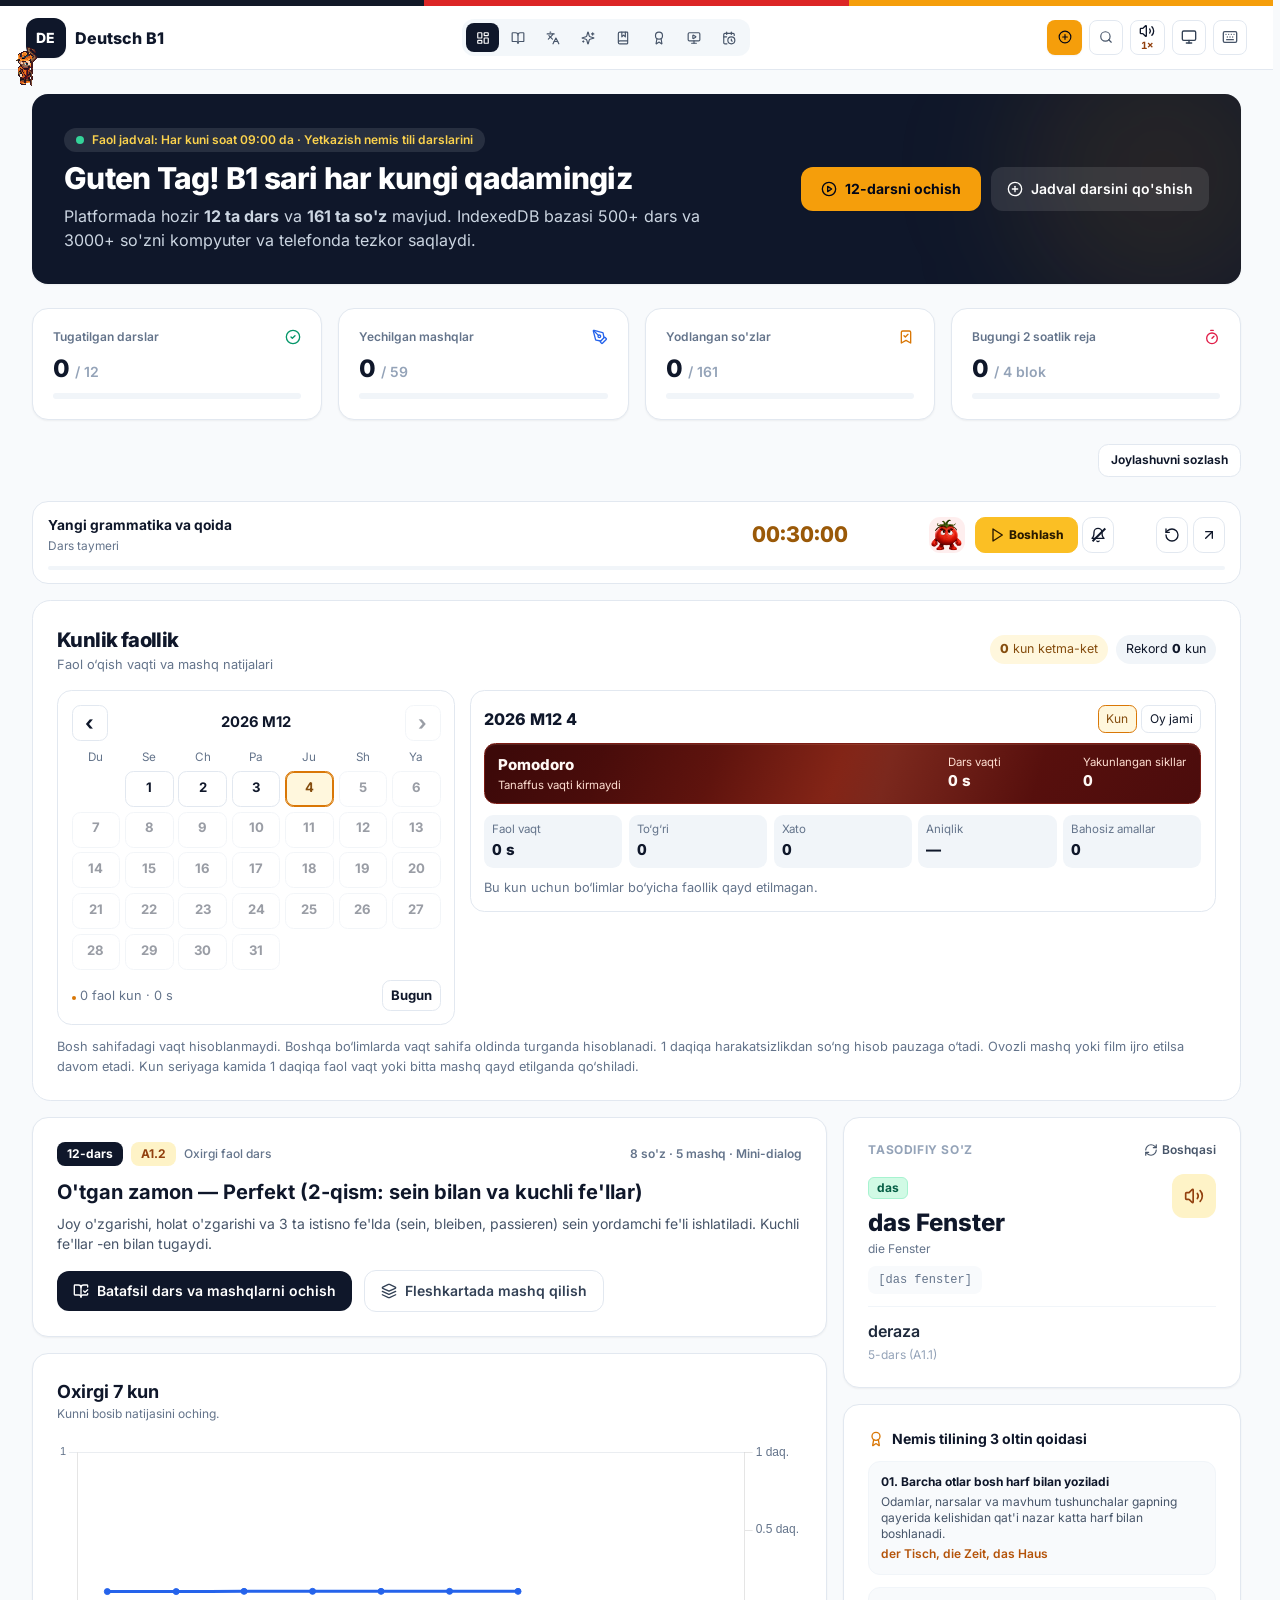
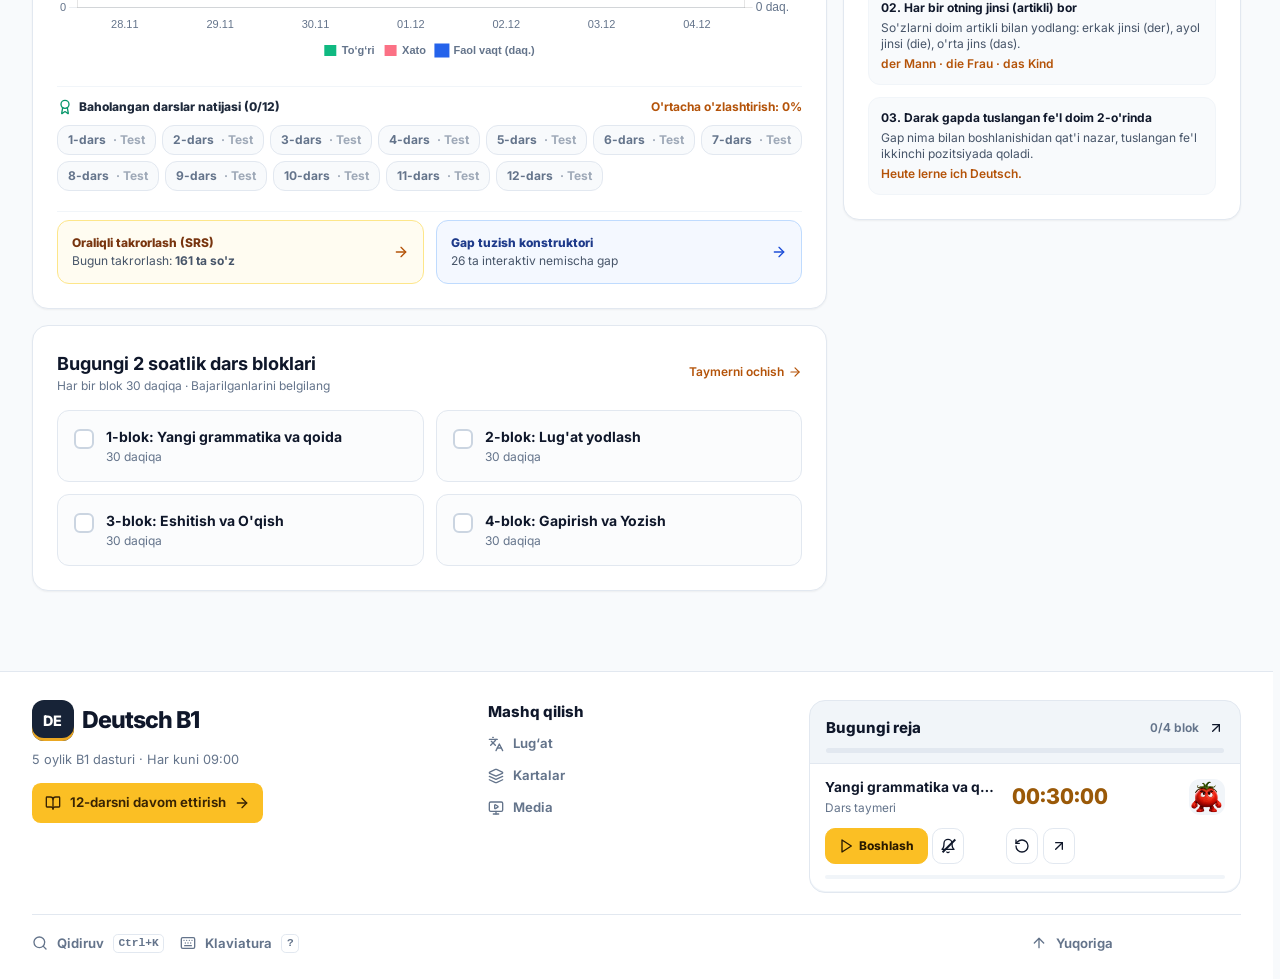
<file: index.html>
<!DOCTYPE html>
<html lang="uz">
<head>
  <meta charset="UTF-8" />
  <meta name="viewport" content="width=device-width, initial-scale=1.0" />
  <script>document.documentElement.classList.toggle("dark", matchMedia("(prefers-color-scheme: dark)").matches);</script>
  <title>Deutsch B1 — Katta Masshtabli Nemis Tili Platformasi</title>
  <meta name="description" content="5 oylik noldan B1 gacha nemis tili o'quv platformasi: kunlik jadval darslari, 100+ so'zlik matnlar, Goethe-Zertifikat mashqlari, SRS va grammatika." />
  <link rel="icon" type="image/svg+xml" href="data:image/svg+xml,%3Csvg xmlns='http://www.w3.org/2000/svg' viewBox='0 0 64 64'%3E%3Crect width='64' height='64' rx='16' fill='%230f172a'/%3E%3Ctext x='50%25' y='55%25' dominant-baseline='middle' text-anchor='middle' fill='%23f59e0b' font-family='sans-serif' font-weight='800' font-size='28'%3EDE%3C/text%3E%3C/svg%3E" />
  <script src="assets/vendor/tailwind-3.4.17.js"></script>
  <script src="assets/vendor/lucide-0.460.0.js"></script>
  <script src="assets/vendor/chart-4.4.1.js"></script>
  <link rel="stylesheet" href="assets/fonts/inter.css">
  <link rel="stylesheet" href="assets/pomodoro-theme.css?v=21">
  <link rel="stylesheet" href="assets/platforma.css?v=14">
  <link rel="stylesheet" href="assets/movie.css?v=17">
</head>
<body class="min-h-screen flex flex-col">
  <!-- Top Slim Progress Bar -->
  <div id="top-progress-bar" aria-hidden="true"></div>
  <!-- Brief Initial Loading Progress Splash -->
  <div id="app-loader" role="status" aria-live="polite">
    <div class="w-14 h-14 rounded-2xl bg-amber-500 text-slate-950 font-black text-xl flex items-center justify-center shadow-lg mb-4">DE</div>
    <div class="text-base font-extrabold tracking-tight">Deutsch B1 Platforma</div>
    <div id="loader-status" class="text-xs text-slate-400 mt-1 mb-4">Kunlik darslar va lug'at bazasi yuklanmoqda...</div>
    <div class="w-56 h-1.5 bg-slate-800 rounded-full overflow-hidden">
      <div id="loader-bar-fill" class="h-full bg-amber-400 rounded-full transition-all duration-300" style="width: 25%"></div>
    </div>
    <div class="mt-6 w-72 sm:w-96 grid grid-cols-3 gap-2.5 opacity-80" aria-hidden="true">
      <div class="h-12 rounded-xl skeleton-box"></div>
      <div class="h-12 rounded-xl skeleton-box"></div>
      <div class="h-12 rounded-xl skeleton-box"></div>
      <div class="col-span-3 h-16 rounded-xl skeleton-box"></div>
    </div>
  </div>
  <!-- Subtle German Flag Top Accent -->
  <div class="german-bar h-1.5 w-full sticky top-0 z-50"></div>
  <div id="offline-banner" class="hidden bg-amber-500 text-slate-950 text-xs font-bold text-center py-1.5 px-4">Internet aloqasi uzildi. Loyiha serveri ishlayotgan bo‘lsa, o‘zgarishlar loyiha papkasiga saqlanadi.</div>

  <!-- Top Header & Navigation -->
  <header id="platform-header" class="bg-white/95 backdrop-blur border-b border-slate-200 sticky top-1.5 z-40">
    <div class="platform-header-content">
      <div class="platform-header-row">
        <!-- Brand -->
        <div class="platform-brand-stack">
          <button id="brand-home-btn" type="button" aria-label="Deutsch B1 bosh sahifasi" class="platform-brand group">
            <div class="w-10 h-10 rounded-xl bg-slate-900 text-white flex items-center justify-center font-extrabold text-sm shadow-sm group-hover:bg-slate-800 transition">
              <span>DE</span>
            </div>
            <span class="platform-brand-name"><span class="brand-ink-letter">D</span>eu<span class="brand-ink-letter">t</span>sch <span class="brand-ink-letter">B</span>1</span>
          </button>
          <div id="focus-timer-dock" hidden></div>
        </div>

        <!-- Desktop Navigation -->
        <div class="platform-nav-shell">
          <nav class="platform-header-nav bg-slate-100/80 rounded-xl" aria-label="Asosiy menyu">
            <button type="button" data-nav="dashboard" aria-label="Bosh sahifa" title="Bosh sahifa" class="nav-btn whitespace-nowrap px-2 py-1.5 rounded-lg text-xs font-semibold transition flex items-center gap-1.5">
              <i data-lucide="layout-dashboard" class="w-3.5 h-3.5 shrink-0"></i>
              <span>Bosh sahifa</span>
            </button>
            <button type="button" data-nav="lessons" aria-label="Darslar" title="Darslar" class="nav-btn whitespace-nowrap px-2 py-1.5 rounded-lg text-xs font-semibold transition flex items-center gap-1.5">
              <i data-lucide="book-open" class="w-3.5 h-3.5 shrink-0"></i>
              <span>Darslar</span>
            </button>
            <button type="button" data-nav="vocab" aria-label="So‘zlar" title="So‘zlar" class="nav-btn whitespace-nowrap px-2 py-1.5 rounded-lg text-xs font-semibold transition flex items-center gap-1.5">
              <i data-lucide="languages" class="w-3.5 h-3.5 shrink-0"></i>
              <span>So'zlar</span>
            </button>
            <button type="button" data-nav="practice" aria-label="Kartalar" title="Kartalar" class="nav-btn whitespace-nowrap px-2 py-1.5 rounded-lg text-xs font-semibold transition flex items-center gap-1.5">
              <i data-lucide="sparkles" class="w-3.5 h-3.5 shrink-0"></i>
              <span>Kartalar</span>
            </button>
            <button type="button" data-nav="grammar" aria-label="Grammatika" title="Grammatika" class="nav-btn whitespace-nowrap px-2 py-1.5 rounded-lg text-xs font-semibold transition flex items-center gap-1.5">
              <i data-lucide="book-marked" class="w-3.5 h-3.5 shrink-0"></i>
              <span>Grammatika</span>
            </button>
            <button type="button" data-nav="goethe" aria-label="Goethe va matn" title="Goethe va matn" class="nav-btn whitespace-nowrap px-2 py-1.5 rounded-lg text-xs font-semibold transition flex items-center gap-1.5">
              <i data-lucide="award" class="w-3.5 h-3.5 shrink-0"></i>
              <span>Goethe &amp; Matn</span>
            </button>
            <button type="button" data-nav="movie" aria-label="Media" title="Media" class="nav-btn whitespace-nowrap px-2 py-1.5 rounded-lg text-xs font-semibold transition flex items-center gap-1.5">
              <i data-lucide="monitor-play" class="w-3.5 h-3.5 shrink-0"></i>
              <span>Media</span>
            </button>
            <button type="button" data-nav="roadmap" aria-label="Reja" title="Reja" class="nav-btn whitespace-nowrap px-2 py-1.5 rounded-lg text-xs font-semibold transition flex items-center gap-1.5">
              <i data-lucide="calendar-clock" class="w-3.5 h-3.5 shrink-0"></i>
              <span>Reja</span>
            </button>
          </nav>
        </div>

        <!-- Right Controls -->
        <div class="platform-header-controls">
          <button id="open-sync-btn" type="button" class="px-3 py-1.5 rounded-lg bg-amber-500 hover:bg-amber-400 text-slate-950 text-xs font-bold transition flex items-center gap-1.5 shadow-sm" title="Jadvaldan yangi dars qo‘shish" aria-label="Yangi dars qo‘shish">
            <i data-lucide="plus-circle" class="w-3.5 h-3.5"></i>
            <span class="platform-add-label">Dars qo‘shish</span>
          </button>
          <button id="global-search-btn" type="button" aria-label="Tezkor qidiruv" class="flex items-center gap-1.5 rounded-lg border border-slate-200 text-xs font-semibold text-slate-600 hover:bg-slate-50 transition" title="Tezkor qidiruv (Ctrl+K)">
            <i data-lucide="search" class="w-3.5 h-3.5"></i>
          </button>
          <details class="sound-settings" id="sound-settings">
            <summary aria-label="Ovoz sozlamalari" title="Ovoz sozlamalari"><i data-lucide="volume-2" class="w-4 h-4" aria-hidden="true"></i><span id="sound-current-rate" aria-hidden="true">1×</span></summary>
            <div class="sound-options" role="group" aria-label="Ovoz sozlamalari">
              <strong>Ovoz sozlamalari</strong>
              <div class="sound-rate-card">
                <div><label for="sound-rate">O‘qish tezligi</label><output id="sound-rate-value" for="sound-rate">1×</output></div>
                <input type="range" id="sound-rate" list="sound-rate-stops" aria-describedby="sound-rate-hint" min="0.5" max="2" step="0.01" value="1">
                <datalist id="sound-rate-stops"><option value="0.5"></option><option value="0.7"></option><option value="1"></option><option value="1.3"></option><option value="1.5"></option><option value="2"></option></datalist>
                <div class="sound-rate-scale" role="group" aria-label="Tezlik darajalari"><button type="button" data-rate-stop="0.5" style="--mark:0%" aria-label="O‘qish tezligi 0.5×">0.5</button><button type="button" data-rate-stop="0.7" style="--mark:13.333%" aria-label="O‘qish tezligi 0.7×">0.7</button><button type="button" data-rate-stop="1" style="--mark:33.333%" aria-label="O‘qish tezligi 1×">1</button><button type="button" data-rate-stop="1.3" style="--mark:53.333%" aria-label="O‘qish tezligi 1.3×">1.3</button><button type="button" data-rate-stop="1.5" style="--mark:66.667%" aria-label="O‘qish tezligi 1.5×">1.5</button><button type="button" data-rate-stop="2" style="--mark:100%" aria-label="O‘qish tezligi 2×">2</button></div>
                <p id="sound-rate-hint">Surib yoki raqamni bosib tanlang. O‘qish davomida tezlik keyingi jumladan o‘zgaradi.</p>
              </div>
              <button type="button" id="sound-effects-toggle" role="switch" aria-checked="true"><span>Tizim ovozi</span><span class="sound-state" aria-hidden="true"></span></button>
              <button type="button" id="avatar-sound-toggle" role="switch" aria-checked="true"><span>Avatar ovozi</span><span class="sound-state" aria-hidden="true"></span></button>
            </div>
          </details>
          <button id="theme-toggle-btn" type="button" aria-label="Rang rejimi — Tizim" title="Rang rejimi — Tizim" class="p-1.5 rounded-lg border border-slate-200 text-slate-700 hover:bg-slate-50 transition">
            <span data-theme-icon="system" aria-hidden="true"><i data-lucide="monitor" class="w-4 h-4"></i></span>
            <span data-theme-icon="light" aria-hidden="true" hidden><i data-lucide="sun" class="w-4 h-4 text-amber-600"></i></span>
            <span data-theme-icon="dark" aria-hidden="true" hidden><i data-lucide="moon" class="w-4 h-4 text-amber-400"></i></span>
          </button>
          <button id="shortcuts-btn" type="button" aria-label="Klaviatura tugmalari" title="Kompyuter tugmalari (?)" class="inline-flex p-1.5 rounded-lg border border-slate-200 text-slate-600 hover:bg-slate-50 transition">
            <i data-lucide="keyboard" class="w-4 h-4"></i>
          </button>
          <button id="mobile-menu-btn" type="button" class="p-2 rounded-lg border border-slate-200 text-slate-700 hover:bg-slate-50" aria-label="Menyuni ochish">
            <i data-lucide="menu" class="w-5 h-5"></i>
          </button>
        </div>
      </div>

      <!-- Mobile / Tablet Collapsible Menu -->
      <div id="mobile-menu" class="hidden">
        <nav class="platform-menu-links" aria-label="Asosiy menyu">
          <button type="button" data-nav="dashboard" class="nav-btn px-3 py-2 rounded-lg text-xs font-semibold transition flex items-center gap-2 justify-center">
            <i data-lucide="layout-dashboard" class="w-4 h-4"></i><span>Bosh sahifa</span>
          </button>
          <button type="button" data-nav="lessons" class="nav-btn px-3 py-2 rounded-lg text-xs font-semibold transition flex items-center gap-2 justify-center">
            <i data-lucide="book-open" class="w-4 h-4"></i><span>Darslar</span>
          </button>
          <button type="button" data-nav="vocab" class="nav-btn px-3 py-2 rounded-lg text-xs font-semibold transition flex items-center gap-2 justify-center">
            <i data-lucide="languages" class="w-4 h-4"></i><span>Yangi so'zlar</span>
          </button>
          <button type="button" data-nav="practice" class="nav-btn px-3 py-2 rounded-lg text-xs font-semibold transition flex items-center gap-2 justify-center">
            <i data-lucide="sparkles" class="w-4 h-4"></i><span>Fleshkartalar</span>
          </button>
          <button type="button" data-nav="grammar" class="nav-btn px-3 py-2 rounded-lg text-xs font-semibold transition flex items-center gap-2 justify-center">
            <i data-lucide="book-marked" class="w-4 h-4"></i><span>Grammatika</span>
          </button>
          <button type="button" data-nav="goethe" class="nav-btn px-3 py-2 rounded-lg text-xs font-semibold transition flex items-center gap-2 justify-center">
            <i data-lucide="award" class="w-4 h-4"></i><span>Goethe &amp; Matn</span>
          </button>
          <button type="button" data-nav="movie" class="nav-btn px-3 py-2 rounded-lg text-xs font-semibold transition flex items-center gap-2 justify-center">
            <i data-lucide="monitor-play" class="w-4 h-4"></i><span>Media</span>
          </button>
          <button type="button" data-nav="roadmap" class="nav-btn px-3 py-2 rounded-lg text-xs font-semibold transition flex items-center gap-2 justify-center">
            <i data-lucide="calendar-clock" class="w-4 h-4"></i><span>Reja va taymer</span>
          </button>
        </nav>
        <div class="platform-menu-tools" role="group" aria-label="Platforma sozlamalari">
          <button type="button" data-header-action="shortcuts-btn"><i data-lucide="keyboard" aria-hidden="true"></i><span>Klaviatura tugmalari</span></button>
        </div>
      </div>
    </div>
  </header>

  <!-- Main Content Area -->
  <main id="app-root" tabindex="-1" aria-busy="true" class="flex-1 max-w-[1440px] w-full mx-auto px-4 sm:px-6 lg:px-8 py-6 pb-20"></main>

  <footer class="study-footer" aria-label="O‘quv platformasi">
    <div class="footer-inner">
      <div class="footer-grid">
        <div class="footer-identity">
          <button type="button" data-nav="dashboard" class="footer-brand" aria-label="Deutsch B1 bosh sahifasi">
            <span class="footer-monogram" aria-hidden="true">DE</span><strong>Deutsch B1</strong>
          </button>
          <p>5 oylik B1 dasturi · Har kuni 09:00</p>
          <button type="button" data-nav="lessons" class="footer-lesson">
            <i data-lucide="book-open" aria-hidden="true"></i><span id="footer-lesson">Darsni davom ettirish</span><i data-lucide="arrow-right" aria-hidden="true"></i>
          </button>
        </div>
        <nav class="footer-practice" aria-label="Mustaqil mashq">
          <h2>Mashq qilish</h2>
          <button type="button" data-nav="vocab"><i data-lucide="languages" aria-hidden="true"></i>Lug‘at</button>
          <button type="button" data-nav="practice"><i data-lucide="layers" aria-hidden="true"></i>Kartalar</button>
          <button type="button" data-nav="movie"><i data-lucide="monitor-play" aria-hidden="true"></i>Media</button>
        </nav>
        <div class="footer-plan">
          <button type="button" data-nav="roadmap" class="footer-plan-link">
            <strong>Bugungi reja</strong><span id="footer-blocks"></span><i data-lucide="arrow-up-right" aria-hidden="true"></i>
          </button>
          <progress id="footer-progress" aria-label="Bugun bajarilgan dars bloklari"></progress>
          <div id="footer-focus-timer"></div>
        </div>
      </div>
      <div class="footer-tools">
        <button type="button" id="footer-search" aria-haspopup="dialog"><i data-lucide="search" aria-hidden="true"></i>Qidiruv <kbd>Ctrl+K</kbd></button>
        <button type="button" id="footer-shortcuts" aria-haspopup="dialog"><i data-lucide="keyboard" aria-hidden="true"></i>Klaviatura <kbd>?</kbd></button>
        <button type="button" id="footer-top"><i data-lucide="arrow-up" aria-hidden="true"></i>Yuqoriga</button>
      </div>
    </div>
  </footer>

  <!-- MODAL 1: Add Custom Word -->
  <div id="add-word-modal" role="dialog" aria-modal="true" class="hidden fixed inset-0 z-50 bg-slate-900/60 backdrop-blur-sm flex items-center justify-center p-4">
    <div class="bg-white rounded-2xl shadow-xl max-w-md w-full border border-slate-200 overflow-hidden">
      <div class="flex items-center justify-between px-5 py-4 border-b border-slate-100">
        <h3 class="font-bold text-slate-900 text-base">Yangi so'z qo'shish</h3>
        <button id="close-modal-btn" type="button" class="p-1.5 rounded-lg text-slate-400 hover:text-slate-700 hover:bg-slate-100">
          <i data-lucide="x" class="w-5 h-5"></i>
        </button>
      </div>
      <form id="add-word-form" class="p-5 space-y-4">
        <div class="grid grid-cols-3 gap-3">
          <div>
            <label for="cw-article" class="block text-xs font-semibold text-slate-600 mb-1">Artikl / Tur</label>
            <select id="cw-article" class="w-full rounded-lg border border-slate-300 px-2.5 py-2 text-sm focus:ring-2 focus:ring-slate-900 focus:outline-none">
              <option value="der">der (erkak)</option>
              <option value="die">die (ayol)</option>
              <option value="das">das (o'rta)</option>
              <option value="verb">Fe'l</option>
              <option value="other">Boshqa</option>
            </select>
          </div>
          <div class="col-span-2">
            <label for="cw-de" class="block text-xs font-semibold text-slate-600 mb-1">Nemischa so'z *</label>
            <input id="cw-de" type="text" required placeholder="Masalan: Bahnhof" class="w-full rounded-lg border border-slate-300 px-3 py-2 text-sm focus:ring-2 focus:ring-slate-900 focus:outline-none" />
          </div>
        </div>
        <div class="grid grid-cols-2 gap-3">
          <div>
            <label for="cw-plural" class="block text-xs font-semibold text-slate-600 mb-1">Ko'plik / Perfekt</label>
            <input id="cw-plural" type="text" placeholder="die Bahnhöfe" class="w-full rounded-lg border border-slate-300 px-3 py-2 text-sm focus:ring-2 focus:ring-slate-900 focus:outline-none" />
          </div>
          <div>
            <label for="cw-pron" class="block text-xs font-semibold text-slate-600 mb-1">Talaffuzi</label>
            <input id="cw-pron" type="text" placeholder="ba:n-xof" class="w-full rounded-lg border border-slate-300 px-3 py-2 text-sm focus:ring-2 focus:ring-slate-900 focus:outline-none" />
          </div>
        </div>
        <div>
          <label for="cw-uz" class="block text-xs font-semibold text-slate-600 mb-1">O'zbekcha tarjimasi *</label>
          <input id="cw-uz" type="text" required placeholder="vokzal" class="w-full rounded-lg border border-slate-300 px-3 py-2 text-sm focus:ring-2 focus:ring-slate-900 focus:outline-none" />
        </div>
        <div class="flex items-center justify-end gap-2 pt-2">
          <button id="cancel-modal-btn" type="button" class="px-4 py-2 rounded-lg text-sm font-semibold text-slate-600 hover:bg-slate-100">Bekor qilish</button>
          <button type="submit" class="px-4 py-2 rounded-lg text-sm font-semibold bg-slate-900 text-white hover:bg-slate-800">Saqlash</button>
        </div>
      </form>
    </div>
  </div>

  <!-- MODAL 2: Schedule Lesson Import, Bulk Words & IndexedDB Backup -->
  <div id="sync-modal" role="dialog" aria-modal="true" class="hidden fixed inset-0 z-50 bg-slate-900/60 backdrop-blur-sm flex items-center justify-center p-4">
    <div class="bg-white rounded-2xl shadow-2xl max-w-2xl w-full border border-slate-200 overflow-hidden max-h-[90vh] flex flex-col">
      <div class="flex items-center justify-between px-6 py-4 border-b border-slate-100 shrink-0">
        <div>
          <h3 class="font-extrabold text-slate-900 text-base">Jadval darsini qo'shish va Baza boshqaruvi</h3>
          <p class="text-xs text-slate-500">IndexedDB dvigateli · 500+ dars va 3000+ so'zni bemalol saqlaydi</p>
        </div>
        <button id="close-sync-modal-btn" type="button" class="p-1.5 rounded-lg text-slate-400 hover:text-slate-700 hover:bg-slate-100">
          <i data-lucide="x" class="w-5 h-5"></i>
        </button>
      </div>

      <!-- Modal Tabs -->
      <div class="flex items-center gap-1 px-6 pt-3 border-b border-slate-100 shrink-0 overflow-x-auto">
        <button type="button" data-sync-tab="schedule" class="sync-tab-btn px-3.5 py-2 text-xs font-bold border-b-2 transition whitespace-nowrap">1. Jadval xabaridan import</button>
        <button type="button" data-sync-tab="bulk" class="sync-tab-btn px-3.5 py-2 text-xs font-bold border-b-2 transition whitespace-nowrap">2. Ommaviy so'zlar (CSV/JSON)</button>
        <button type="button" data-sync-tab="backup" class="sync-tab-btn px-3.5 py-2 text-xs font-bold border-b-2 transition whitespace-nowrap">3. Zaxira nusxa (PC ↔ Mobil)</button>
      </div>

      <div class="p-6 overflow-y-auto space-y-4">
        <!-- Pane 1: Import from Schedule Chat -->
        <div id="sync-pane-schedule" class="space-y-4">
          <div class="p-3.5 rounded-xl bg-amber-50/60 border border-amber-200/80 text-xs text-slate-700 leading-relaxed">
            <strong>Har kuni 09:00 da keladigan Gemini darsini qo'shish:</strong> Chatdagi dars oxiridagi <code class="px-1 py-0.5 rounded bg-white border border-amber-200 font-mono">json</code> blokini <strong>yoki</strong> butun dars matnini ko'chirib quyiga tashlang. Dars, qoidalar, mashqlar va barcha yangi so'zlar avtomatik saytga qo'shiladi!
          </div>
          <div>
            <p class="text-xs text-slate-600 mb-2"><code>words</code> ichida <code>meaningDe</code> nemischa izohni, <code>difficulty</code> esa <code>oson</code>, <code>o'rta</code> yoki <code>qiyin</code> darajasini belgilaydi.</p>
            <p class="text-xs text-slate-600 mb-2"><code>video.url</code> maydoniga YouTube video havolasini yozing. Nomi, kanali va tavsifi uchun <code>video.title</code>, <code>video.channel</code>, <code>video.description</code> maydonlaridan foydalaning.</p>
            <label for="schedule-paste-input" class="block text-xs font-bold text-slate-700 mb-1.5">Jadval darsi matni yoki JSON kodi</label>
            <textarea id="schedule-paste-input" rows="8" placeholder='Masalan, jadval xabaridagi {"id": 13, "level": "A1.2", "title": "...", ...} JSON kodini yoki oddiy dars matnini shu yerga joylashtiring...' class="w-full rounded-xl border border-slate-300 p-3 text-xs font-mono focus:ring-2 focus:ring-slate-900 focus:outline-none"></textarea>
          </div>
          <div class="flex items-center justify-between gap-2">
            <button id="load-sample-json-btn" type="button" class="text-xs font-semibold text-amber-700 hover:underline">Namuna JSON shablonini ko'rish</button>
            <button id="import-schedule-lesson-btn" type="button" class="px-5 py-2.5 rounded-xl bg-slate-900 hover:bg-slate-800 text-white text-xs font-bold transition flex items-center gap-1.5">
              <i data-lucide="download-cloud" class="w-4 h-4"></i>
              <span>Dars va so'zlarni saytga qo'shish</span>
            </button>
          </div>
        </div>

        <!-- Pane 2: Bulk CSV / JSON Words -->
        <div id="sync-pane-bulk" class="hidden space-y-4">
          <div class="p-3.5 rounded-xl bg-slate-50 border border-slate-200 text-xs text-slate-700 leading-relaxed">
            <strong>3000+ so'zni bir zumda yuklash:</strong> Har bir qatorda <code class="font-mono">artikl;nemischa;ko'plik;talaffuz;o'zbekcha</code> (yoki vergul bilan) yozing yoki JSON massiv kiriting.
          </div>
          <textarea id="bulk-words-input" rows="7" placeholder="der;Bahnhof;die Bahnhöfe;der ba:n-xof;vokzal&#10;die;Brücke;die Brücken;di bryuke;ko'prik&#10;das;Flugzeug;die Flugzeuge;das flugtsoyk;samolyot" class="w-full rounded-xl border border-slate-300 p-3 text-xs font-mono focus:ring-2 focus:ring-slate-900 focus:outline-none"></textarea>
          <div class="flex items-center justify-between gap-2">
            <span id="bulk-db-stats" class="text-xs text-slate-500"></span>
            <button id="import-bulk-words-btn" type="button" class="px-5 py-2.5 rounded-xl bg-emerald-600 hover:bg-emerald-500 text-white text-xs font-bold transition">
              So'zlarni bazaga qo'shish
            </button>
          </div>
        </div>

        <!-- Pane 3: Full Database Backup / Restore -->
        <div id="sync-pane-backup" class="hidden space-y-4">
          <div id="lesson13-import-recovery" class="hidden p-4 rounded-xl border border-slate-200 space-y-2">
            <p class="text-xs text-slate-700">13-darsning lug‘atga xato qo‘shilgan yozuvlari tiklash uchun saqlandi.</p>
            <button id="restore-lesson13-import-btn" type="button" class="px-3 py-2 rounded-lg border border-slate-200 text-xs font-bold">Xato importni qaytarish</button>
          </div>
          <div class="grid grid-cols-1 sm:grid-cols-2 gap-3">
            <div class="p-4 rounded-xl border border-slate-200 bg-slate-50">
              <div class="text-xs font-bold text-slate-500 mb-1">Saqlash dvigateli</div>
              <div id="db-engine-label" class="text-sm font-extrabold text-emerald-700">IndexedDB (Katta hajmli baza)</div>
              <div id="db-counts-label" class="text-xs text-slate-500 mt-1">Yuklanmoqda...</div>
            </div>
            <div class="p-4 rounded-xl border border-slate-200 bg-slate-50 flex flex-col justify-between gap-2">
              <div class="text-xs font-bold text-slate-500">Zaxira nusxalari</div>
              <p class="text-xs text-slate-500 mt-1" id="profile-storage-note"></p>
              <button id="download-backup-btn" type="button" class="w-full px-4 py-2 rounded-lg bg-slate-900 hover:bg-slate-800 text-white text-xs font-bold transition flex items-center justify-center gap-1.5">
                <i data-lucide="download" class="w-3.5 h-3.5"></i>
                <span>Profilni saqlash (.json)</span>
              </button>
              <button id="download-project-backup-btn" type="button" class="w-full px-4 py-2 rounded-lg bg-amber-100 text-amber-900 text-xs font-bold hover:bg-amber-200">Butun loyiha (.tar)</button>
              <p class="text-xs text-slate-500">TAR film fayllari va platformani ham saqlaydi. Tiklash uchun arxivni bo‘sh papkada ochib, start.sh ni ishga tushiring.</p>
            </div>
          </div>

          <div class="p-4 rounded-xl border border-slate-200 space-y-2.5">
            <div class="text-xs font-bold text-slate-800">Zaxira fayldan tiklash (.json)</div>
            <p class="text-xs text-slate-500">JSON joriy profilni zaxiradagi darslar, natijalar, sozlamalar va oxirgi o‘rningiz bilan almashtiradi. Film fayllari alohida saqlanadi.</p>
            <input id="restore-backup-input" type="file" accept=".json,application/json" class="block w-full text-xs text-slate-600 file:mr-3 file:py-2 file:px-3.5 file:rounded-lg file:border-0 file:text-xs file:font-bold file:bg-amber-100 file:text-amber-900 hover:file:bg-amber-200 cursor-pointer" />
          </div>
        </div>
      </div>
    </div>
  </div>

  <!-- MODAL 3: Global Quick Search (Ctrl+K) -->
  <div id="search-modal" role="dialog" aria-modal="true" class="hidden fixed inset-0 z-50 bg-slate-900/60 backdrop-blur-sm flex items-start justify-center pt-16 p-4">
    <div class="bg-white rounded-2xl shadow-2xl max-w-xl w-full border border-slate-200 overflow-hidden">
      <div class="flex items-center gap-2.5 px-4 py-3 border-b border-slate-100">
        <i data-lucide="search" class="w-4 h-4 text-slate-400"></i>
        <input id="global-search-input" type="text" placeholder="Dars mavzusi, nemischa yoki o'zbekcha so'z qidiring..." class="flex-1 text-sm bg-transparent border-0 focus:outline-none" />
        <kbd class="text-[10px] px-1.5 py-0.5 rounded bg-slate-100 text-slate-500">Esc</kbd>
      </div>
      <div id="global-search-results" class="max-h-80 overflow-y-auto divide-y divide-slate-100 p-2"></div>
    </div>
  </div>

  <!-- MODAL 4: Keyboard Shortcuts Guide -->
  <div id="shortcuts-modal" role="dialog" aria-modal="true" class="hidden fixed inset-0 z-50 bg-slate-900/60 backdrop-blur-sm flex items-center justify-center p-4">
    <div class="bg-white rounded-2xl shadow-xl max-w-md w-full border border-slate-200 overflow-hidden">
      <div class="flex items-center justify-between px-5 py-4 border-b border-slate-100">
        <h3 class="font-bold text-slate-900 text-base">Kompyuter klaviatura tugmalari</h3>
        <button id="close-shortcuts-btn" type="button" class="p-1.5 rounded-lg text-slate-400 hover:text-slate-700 hover:bg-slate-100">
          <i data-lucide="x" class="w-5 h-5"></i>
        </button>
      </div>
      <div class="p-5 space-y-2.5 text-xs">
        <div class="flex items-center justify-between py-1.5 border-b border-slate-100"><span class="text-slate-600">Tezkor qidiruv (dars va so'zlar)</span><kbd class="px-2 py-1 rounded bg-slate-100 font-bold">Ctrl + K</kbd></div>
        <div class="flex items-center justify-between py-1.5 border-b border-slate-100"><span class="text-slate-600">Fleshkartani aylantirish</span><kbd class="px-2 py-1 rounded bg-slate-100 font-bold">Space</kbd></div>
        <div class="flex items-center justify-between py-1.5 border-b border-slate-100"><span class="text-slate-600">Oldingi / Keyingi karta yoki dars</span><kbd class="px-2 py-1 rounded bg-slate-100 font-bold">← / →</kbd></div>
        <div class="flex items-center justify-between py-1.5 border-b border-slate-100"><span class="text-slate-600">Artikl trenajyori: der / die / das</span><kbd class="px-2 py-1 rounded bg-slate-100 font-bold">1 / 2 / 3</kbd></div>
        <div class="flex items-center justify-between py-1.5"><span class="text-slate-600">Oynalarni yopish</span><kbd class="px-2 py-1 rounded bg-slate-100 font-bold">Esc</kbd></div>
      </div>
    </div>
  </div>

  <!-- Toast Notification -->
    <!-- MODAL 4.5: Interactive Lesson Mastery Q&A Exam -->
  <div id="mastery-quiz-modal" role="dialog" aria-modal="true" class="hidden fixed inset-0 z-50 bg-slate-900/70 backdrop-blur-sm flex items-center justify-center p-4">
    <div class="bg-white rounded-3xl shadow-2xl max-w-xl w-full border border-slate-200 overflow-hidden max-h-[90vh] flex flex-col">
      <div class="flex items-center justify-between px-6 py-4 border-b border-slate-100 shrink-0">
        <div>
          <div id="mq-subtitle" class="text-[11px] font-extrabold uppercase tracking-wider text-amber-700">O'zlashtirish testi</div>
          <h3 id="mq-title" class="font-extrabold text-slate-900 text-base">Darsni baholash</h3>
        </div>
        <button id="close-mastery-modal-btn" type="button" aria-label="Test oynasini yopish" class="p-1.5 rounded-lg text-slate-400 hover:text-slate-700 hover:bg-slate-100">
          <i data-lucide="x" class="w-5 h-5"></i>
        </button>
      </div>
      <div id="mq-body" class="p-6 overflow-y-auto space-y-5"></div>
    </div>
  </div>

  <!-- MODAL 5: In-Page Confirmation Dialog -->
  <div id="confirm-modal" role="dialog" aria-modal="true" class="hidden fixed inset-0 z-50 bg-slate-900/60 backdrop-blur-sm flex items-center justify-center p-4">
    <div class="bg-white rounded-2xl shadow-xl max-w-sm w-full border border-slate-200 p-5 space-y-4">
      <div class="flex items-start gap-3">
        <div class="p-2 rounded-xl bg-rose-100 text-rose-700 shrink-0"><i data-lucide="trash-2" class="w-5 h-5"></i></div>
        <div>
          <h3 id="confirm-modal-title" class="font-bold text-slate-900 text-sm">O'chirishni tasdiqlang</h3>
          <p id="confirm-modal-text" class="text-xs text-slate-600 mt-1"></p>
        </div>
      </div>
      <div class="flex items-center justify-end gap-2">
        <button id="confirm-cancel-btn" type="button" class="px-3.5 py-2 rounded-lg text-xs font-bold text-slate-600 hover:bg-slate-100">Bekor qilish</button>
        <button id="confirm-ok-btn" type="button" class="px-4 py-2 rounded-lg text-xs font-bold bg-rose-600 hover:bg-rose-500 text-white">Ha, o'chirish</button>
      </div>
    </div>
  </div>

  <div id="avatar-world" aria-hidden="true" hidden>
    <span id="avatar-landing"></span>
    <span id="avatar-mood">Uf!</span>
    <div id="avatar-prank-effects"></div>
    <img id="parkour-avatar" alt="" width="72" height="72" draggable="false">
  </div>
  <aside id="study-avatar" aria-label="Lernbuddy o‘quv yordamchisi">
    <section id="avatar-reminder" class="avatar-card" aria-label="Kunlik eslatma" hidden>
      <div class="avatar-card-header">
        <strong class="avatar-heading">Kunlik eslatma</strong>
        <button type="button" id="avatar-dismiss-reminder" class="avatar-close" aria-label="Eslatmani yopish">×</button>
      </div>
      <p id="avatar-reminder-copy" class="avatar-copy mt-1 mb-2" role="status"></p>
      <button type="button" id="avatar-reminder-cta" class="avatar-button primary" data-nav="roadmap">Bugungi rejaga o‘tish</button>
    </section>
    <section id="study-avatar-panel" class="avatar-card" aria-labelledby="avatar-panel-title" hidden>
      <div class="avatar-card-header">
        <div>
          <h2 id="avatar-panel-title" class="avatar-heading">Lernbuddy</h2>
          <p id="avatar-progress" class="avatar-kicker"></p>
        </div>
        <button type="button" id="avatar-close-panel" class="avatar-close" aria-label="Avatar panelini yopish">×</button>
      </div>
      <div class="avatar-plan">
        <div id="avatar-meter" class="avatar-meter" aria-hidden="true"><span></span><span></span><span></span><span></span></div>
        <p id="avatar-tip" class="avatar-copy"></p>
        <div class="avatar-actions">
          <button type="button" id="avatar-quick-action" class="avatar-button primary" data-nav="roadmap">Bugungi reja</button>
          <button type="button" id="avatar-parkour" class="avatar-button">Parkur</button>
        </div>
        <small id="avatar-motion-note" class="avatar-kicker" hidden>Qurilmada animatsiyalar cheklangan.</small>
      </div>
      <div class="avatar-settings">
        <label class="avatar-setting">Sahifada sayr <span class="avatar-switch"><input id="avatar-walk-toggle" type="checkbox" role="switch"><span class="sound-state" aria-hidden="true"></span></span></label>
        <label class="avatar-setting">Hazilkash rejim <span class="avatar-switch"><input id="avatar-prank-toggle" type="checkbox" role="switch"><span class="sound-state" aria-hidden="true"></span></span></label>
        <label class="avatar-setting">Kunlik eslatma <span class="avatar-switch"><input id="avatar-reminder-toggle" type="checkbox" role="switch"><span class="sound-state" aria-hidden="true"></span></span></label>
        <label class="avatar-setting" for="avatar-reminder-time">Vaqt (Toshkent) <input id="avatar-reminder-time" type="time" required></label>
        <p class="avatar-kicker">Eslatma platforma ochiq bo‘lganda chiqadi.</p>
        <details class="avatar-credits"><summary>Avatar mualliflari</summary><pre>body/bodies/male/walk.png
	- Note: see details at https://opengameart.org/content/lpc-character-bases; &#x27;Thick&#x27; Male Revised Run/Climb by JaidynReiman (based on ElizaWy&#x27;s LPC Revised)
	- Licenses:
		- OGA-BY 3.0
		- CC-BY-SA 3.0
		- GPL 3.0
	- Authors:
		- bluecarrot16
		- JaidynReiman
		- Benjamin K. Smith (BenCreating)
		- Evert
		- Eliza Wyatt (ElizaWy)
		- TheraHedwig
		- MuffinElZangano
		- Durrani
		- Johannes Sjölund (wulax)
		- Stephen Challener (Redshrike)
	- Links:
		- https://opengameart.org/content/liberated-pixel-cup-lpc-base-assets-sprites-map-tiles
		- https://opengameart.org/content/lpc-medieval-fantasy-character-sprites
		- https://opengameart.org/content/lpc-male-jumping-animation-by-durrani
		- https://opengameart.org/content/lpc-runcycle-and-diagonal-walkcycle
		- https://opengameart.org/content/lpc-revised-character-basics
		- https://opengameart.org/content/lpc-be-seated
		- https://opengameart.org/content/lpc-runcycle-for-male-muscular-and-pregnant-character-bases-with-modular-heads
		- https://opengameart.org/content/lpc-jump-expanded
		- https://opengameart.org/content/lpc-character-bases

head/heads/human/male/walk.png
	- Note: original head by Redshrike, tweaks by BenCreating, modular version by bluecarrot16
	- Licenses:
		- OGA-BY 3.0
		- CC-BY-SA 3.0
		- GPL 3.0
	- Authors:
		- bluecarrot16
		- Benjamin K. Smith (BenCreating)
		- Stephen Challener (Redshrike)
	- Links:
		- https://opengameart.org/content/liberated-pixel-cup-lpc-base-assets-sprites-map-tiles
		- https://opengameart.org/content/lpc-character-bases

head/faces/male/neutral/walk.png
	- Note: Original by Redshrike, Expressions by ElizaWy, mapped to all frames by JaidynReiman
	- Licenses:
		- OGA-BY 3.0
	- Authors:
		- JaidynReiman
		- ElizaWy
		- Stephen Challener (Redshrike)
	- Links:
		- https://github.com/ElizaWy/LPC/tree/main/Characters/Head
		- https://opengameart.org/content/ulpc-expanded-expressions

weapon/magic/crystal/universal/foreground/walk/orange.png
	- Licenses:
		- OGA-BY 3.0+
		- GPL 3.0
		- CC-BY 4.0
	- Authors:
		- bluecarrot16
	- Links:
		- https://opengameart.org/content/lpc-more-weapons

weapon/magic/s/universal/foreground/walk/dark.png
	- Note: Wooden staff by LordNeo, first adapted to LPC by bigbeargames; re-drawn and walk animations added by bluecarrot16
	- Licenses:
		- CC0
	- Authors:
		- LordNeo
		- Michael Whitlock (bigbeargames)
		- bluecarrot16
	- Links:
		- https://opengameart.org/content/staff-64-x64
		- https://opengameart.org/content/lpc-magic-staff

feet/shoes/basic/male/walk.png
	- Note: original by wulax, edited for v3 base by bluecarrot16, Jump/Sit/Emote/Run/Revised Combat by JaidynReiman
	- Licenses:
		- OGA-BY 3.0
		- CC-BY-SA 3.0
		- GPL 3.0
	- Authors:
		- JaidynReiman
		- bluecarrot16
		- Johannes Sjölund (wulax)
	- Links:
		- https://opengameart.org/content/lpc-medieval-fantasy-character-sprites
		- http://opengameart.org/content/lpc-clothing-updates
		- https://opengameart.org/content/lpc-expanded-socks-shoes

feet/socks/ankle/male/walk.png
	- Note: original overalls and thin socks by ElizaWy, base animations adapted from v3 overalls by bluecarrot16, socks by JaidynReiman
	- Licenses:
		- OGA-BY 3.0
		- GPL 3.0
	- Authors:
		- JaidynReiman
		- ElizaWy
		- Bluecarrot16
		- Stephen Challener (Redshrike)
		- Johannes Sjölund (wulax)
	- Links:
		- https://github.com/ElizaWy/LPC/tree/main/Characters/Clothing
		- https://opengameart.org/content/lpc-expanded-socks-shoes

legs/cuffed/male/walk.png
	- Note: Original bases by Redshrike, thrust/shoot bases by Wulax, original overalls by ElizaWy, base animations adapted from v3 overalls by bluecarrot16, pants by JaidynReiman
	- Licenses:
		- OGA-BY 3.0
		- GPL 3.0
	- Authors:
		- JaidynReiman
		- ElizaWy
		- Bluecarrot16
		- Johannes Sjölund (wulax)
		- Stephen Challener (Redshrike)
	- Links:
		- https://github.com/ElizaWy/LPC/tree/main/Characters/Clothing
		- https://opengameart.org/content/lpc-expanded-sit-run-jump-more
		- https://opengameart.org/content/lpc-expanded-pants

torso/clothes/longsleeve/longsleeves2/male/walk.png
	- Note: original by ElizaWy; spellcast/thrust/shoot/hurt/male/standalone sleeves adapted from original by JaidynReiman
	- Licenses:
		- OGA-BY 3.0
	- Authors:
		- ElizaWy
		- JaidynReiman
		- Stephen Challener (Redshrike)
		- Johannes Sjölund (wulax)
	- Links:
		- http://opengameart.org/content/lpc-revised-character-basics
		- https://github.com/ElizaWy/LPC/tree/main/Characters/Clothing
		- https://opengameart.org/content/lpc-expanded-sit-run-jump-more
		- https://opengameart.org/content/lpc-expanded-simple-shirts

torso/aprons/apron/male/walk/red.png
	- Licenses:
		- OGA-BY 3.0
		- CC-BY-SA 3.0
		- GPL 2.0
		- GPL 3.0
	- Authors:
		- Nila122
	- Links:
		- https://opengameart.org/content/lpc-aprons

torso/jacket/collared/male/walk/orange.png
	- Licenses:
		- CC-BY-SA 3.0
		- GPL 3.0
	- Authors:
		- bluecarrot16
	- Links:
		- https://opengameart.org/content/lpc-gentleman
		- https://opengameart.org/content/lpc-pirates

arms/bracers/male/walk.png
	- Note: original by wulax, adjustments by Makrohn, climb/emote/jump/sit/run by JaidynReiman
	- Licenses:
		- OGA-BY 3.0
		- CC-BY-SA 3.0
		- GPL 3.0
	- Authors:
		- Matthew Krohn (makrohn)
		- Johannes Sjölund (wulax)
		- JaidynReiman
	- Links:
		- https://opengameart.org/content/lpc-medieval-fantasy-character-sprites

hat/cloth/bandana/adult/walk.png
	- Licenses:
		- OGA-BY 3.0
		- CC-BY-SA 3.0
	- Authors:
		- Matthew Krohn (makrohn)
		- JaidynReiman
		- Marcel van de Steeg (MadMarcel)
		- JaidynReiman
	- Links:
		- https://opengameart.org/content/lpc-female-orcogregoblintroll-base-walkcycle
		- https://github.com/makrohn/Universal-LPC-spritesheet/commit/f50007cb47c235d8896cafae7a613f0b6a9a09a8?short_path=02b86d4#diff-02b86d45789a3e3e8e79519c7d17d15c9e6ecc9b4ddecb1bcd8dfbbaef430b75
		- https://opengameart.org/content/lpc-expanded-hats-facial-helmets

hat/pirate/bonnie/adult/walk/orange.png
	- Note: Bonnie Hat by Bluecarrot16, layers and added animations by JaidynReiman
	- Licenses:
		- OGA-BY 3.0
	- Authors:
		- bluecarrot16
		- JaidynReiman
	- Links:
		- https://opengameart.org/content/lpc-pirates
		- https://opengameart.org/content/lpc-expanded-hats-facial-helmets

beards/beard/5oclock_shadow/walk.png
	- Note: Original by Pennomi, repositioning by JaidynReiman.
	- Licenses:
		- CC-BY-SA 3.0
		- GPL 3.0
	- Authors:
		- JaidynReiman
		- Thane Brimhall (pennomi)
		- laetissima
	- Links:
		- https://opengameart.org/content/lpc-base-character-expressions

</pre></details>
      </div>
    </section>
    <div class="avatar-dock-controls">

    <button type="button" id="study-avatar-toggle" aria-controls="study-avatar-panel" aria-expanded="false">
      <img id="avatar-portrait" src="assets/avatar/standard/idle/down/1.png" alt="" width="34" height="34"> <span>Lernbuddy</span>
    </button>
    </div>
  </aside>
  <aside id="speech-captions" aria-label="Ovozli subtitr" hidden>
    <div id="caption-line" lang="de" aria-live="off"></div>
    <div class="caption-controls">
      <select id="caption-mode" aria-label="Subtitr ko‘rinishi">
        <option value="flow">Ibora + urg‘u</option><option value="line">Faqat ibora</option><option value="word">Bitta so‘z</option>
      </select>
      <button type="button" id="caption-pause">Pauza</button>
      <select id="caption-rate" aria-label="Tinglash tezligi">
        <option value="0.7">0.7×</option><option value="0.85">0.85×</option><option value="1" selected>1×</option><option value="1.15">1.15×</option><option value="1.3">1.3×</option><option value="1.5">1.5×</option>
      </select>
    <button type="button" id="caption-stop" aria-label="Tinglashni to‘xtatish" title="To‘xtatish">■</button>
    </div>
  </aside>
  <div id="text-menu" aria-label="Matn amallari" role="group" hidden>
    <p id="menu-selection" lang="de" dir="auto" hidden></p>
    <button type="button" data-text-command="listen"><i data-lucide="volume-2" aria-hidden="true"></i><span>Belgilangan matnni tinglash</span></button>
    <button type="button" data-text-command="translate"><i data-lucide="languages" aria-hidden="true"></i><span>O‘zbekchaga tarjima</span></button>
    <div id="text-meaning" role="status" hidden></div>
    <button type="button" data-text-command="copy"><i data-lucide="copy" aria-hidden="true"></i><span>Nusxalash</span></button>
    <hr>
    <button type="button" data-text-command="reload"><i data-lucide="rotate-cw" aria-hidden="true"></i><span>Sahifani yangilash</span></button>
  </div>
  <dialog id="focus-rest" aria-labelledby="focus-rest-title" aria-describedby="focus-rest-help">
    <span class="rest-kicker">POMODORO · TANAFFUS · <span data-rest-cycle></span></span><h2 id="focus-rest-title">Dam olish vaqti</h2>
    <div class="rest-ring"><div class="rest-face">
      <picture><source media="(prefers-reduced-motion: reduce)" srcset="assets/pomodoro-still.png"><img src="assets/pomodoro.gif" alt="" width="88" height="66"></picture>
      <time role="timer" aria-live="off">05:00</time>
    </div></div>
    <p id="focus-rest-help">Ko‘zlaringizni dam oldiring. Vaqt tugagach, platforma o‘zi ochiladi.</p>
  </dialog>
  <div id="toast-container" role="status" aria-live="polite" class="fixed bottom-5 right-5 z-50 flex flex-col gap-2 pointer-events-none"></div>

  <script src="assets/profile-sync.js?v=2"></script>
  <script src="assets/caption-display.js"></script>
  <script src="assets/mobile-fullscreen.js"></script>
  <script src="assets/live-tv.js?v=5"></script>
  <script src="assets/movie.js?v=16"></script>
  <script src="assets/word-notes.js"></script>
  <script src="assets/study-stats.js?v=3"></script>
  <script src="assets/dashboard-layout.js?v=4"></script>
  <script src="assets/platforma.js?v=25"></script>
  <script src="assets/pomodoro-liquid.js?v=22"></script>
  <script src="assets/text-actions.js"></script>
</body>
</html>
</file>
<file: assets/fonts/inter.css>
/* cyrillic-ext */
@font-face {
  font-family: 'Inter';
  font-style: normal;
  font-weight: 400 800;
  font-display: swap;
  src: url([data-uri]) format('woff2');
  unicode-range: U+0460-052F, U+1C80-1C8A, U+20B4, U+2DE0-2DFF, U+A640-A69F, U+FE2E-FE2F;
}
/* cyrillic */
@font-face {
  font-family: 'Inter';
  font-style: normal;
  font-weight: 400 800;
  font-display: swap;
  src: url([data-uri]) format('woff2');
  unicode-range: U+0301, U+0400-045F, U+0490-0491, U+04B0-04B1, U+2116;
}
/* greek-ext */
@font-face {
  font-family: 'Inter';
  font-style: normal;
  font-weight: 400 800;
  font-display: swap;
  src: url([data-uri]) format('woff2');
  unicode-range: U+1F00-1FFF;
}
/* greek */
@font-face {
  font-family: 'Inter';
  font-style: normal;
  font-weight: 400 800;
  font-display: swap;
  src: url([data-uri]) format('woff2');
  unicode-range: U+0370-0377, U+037A-037F, U+0384-038A, U+038C, U+038E-03A1, U+03A3-03FF;
}
/* vietnamese */
@font-face {
  font-family: 'Inter';
  font-style: normal;
  font-weight: 400 800;
  font-display: swap;
  src: url([data-uri]) format('woff2');
  unicode-range: U+0102-0103, U+0110-0111, U+0128-0129, U+0168-0169, U+01A0-01A1, U+01AF-01B0, U+0300-0301, U+0303-0304, U+0308-0309, U+0323, U+0329, U+1EA0-1EF9, U+20AB;
}
/* latin-ext */
@font-face {
  font-family: 'Inter';
  font-style: normal;
  font-weight: 400 800;
  font-display: swap;
  src: url([data-uri]) format('woff2');
  unicode-range: U+0100-02BA, U+02BD-02C5, U+02C7-02CC, U+02CE-02D7, U+02DD-02FF, U+0304, U+0308, U+0329, U+1D00-1DBF, U+1E00-1E9F, U+1EF2-1EFF, U+2020, U+20A0-20AB, U+20AD-20C4, U+2113, U+2C60-2C7F, U+A720-A7FF;
}
/* latin */
@font-face {
  font-family: 'Inter';
  font-style: normal;
  font-weight: 400 800;
  font-display: swap;
  src: url([data-uri]) format('woff2');
  unicode-range: U+0000-00FF, U+0131, U+0152-0153, U+02BB-02BC, U+02C6, U+02DA, U+02DC, U+0304, U+0308, U+0329, U+2000-206F, U+20AC, U+2122, U+2191, U+2193, U+2212, U+2215, U+FEFF, U+FFFD;
}
</file>
<file: assets/pomodoro-theme.css>
@property --tomato-ink {
  syntax: "<number>";
  inherits: true;
  initial-value: 0;
}
:root {
  --tomato-rail: linear-gradient(#fcd34d 0%, #ef4444 24%, #dc2626 60%, #991b1b 100%);
  --tomato-large-1: url("pomodoro-flow.svg?v=3");
  --tomato-large-2: url("pomodoro-flow-ribbon.svg?v=3");
  --tomato-large-3: url("pomodoro-flow-long-drop.svg?v=3");
  --tomato-large-4: url("pomodoro-flow-double.svg?v=3");
  --tomato-small-1: url("pomodoro-flow-pearl.svg?v=3");
  --tomato-small-2: url("pomodoro-flow-twin.svg?v=3");
  --tomato-small-3: url("pomodoro-flow-short.svg?v=3");
  --tomato-small-4: url("pomodoro-flow-slant.svg?v=3");
  --tomato-flow: var(--tomato-large-1);
}
html[data-tomato-session] { --tomato-ink: 1; }

@media (prefers-reduced-motion: no-preference) {
  html { transition: --tomato-ink .45s ease-out; }
}
@media (prefers-reduced-motion: reduce) {
  :root {
    --tomato-large-1: url("pomodoro-sauce.svg");
    --tomato-large-2: var(--tomato-large-1);
    --tomato-large-3: var(--tomato-large-1);
    --tomato-large-4: var(--tomato-large-1);
    --tomato-small-1: var(--tomato-large-1);
    --tomato-small-2: var(--tomato-large-1);
    --tomato-small-3: var(--tomato-large-1);
    --tomato-small-4: var(--tomato-large-1);
  }
}

@media screen and (forced-colors: none) {
  html:is([data-tomato-session], [data-tomato-draining]) #brand-home-btn > div {
    background-image: var(--tomato-small-2);
    background-size: 72% calc(.8rem * var(--tomato-ink));
    background-position: right .2rem top;
    background-repeat: no-repeat;
  }
  .brand-ink-letter { display: inline-block; position: relative; }
  html:is([data-tomato-session], [data-tomato-draining]) .brand-ink-letter::before {
    content: ""; position: absolute; pointer-events: none; inset: calc(50% - .5cap - 1px) 0 auto;
    height: .44em;
    background: var(--tomato-small-1) center top / 100% calc(100% * var(--tomato-ink)) no-repeat;
  }
  html:is([data-tomato-session], [data-tomato-draining]) #app-root
  :is(.movie-emblem, :is(span,div):is(.rounded-lg,.rounded-xl,.rounded-2xl,.rounded-full):has(> svg[data-lucide]:only-child)):not(button *, [role="button"] *) {
    --tomato-emblem-rim: 1;
    background-image: var(--tomato-large-4);
    background-position: right .12rem top;
    background-size: 79% calc(1.15rem * var(--tomato-ink));
    background-repeat: no-repeat;
  }
  html:is([data-tomato-session], [data-tomato-draining]) #app-root
  :is(.movie-study, .practice-sidebar):has(h2 svg[data-lucide]) {
    background-image: var(--tomato-large-2);
    background-position: right .5rem top;
    background-size: min(6rem,35%) calc(1.7rem * var(--tomato-ink));
    background-repeat: no-repeat;
  }
  html:is([data-tomato-session], [data-tomato-draining]) :is(#movie-seek,#movie-volume,#sound-rate) {
    appearance: none;
    height: 1.5rem;
    padding: 0;
    border: 0;
    background: transparent;
    cursor: pointer;
    --rail-end: calc(7px + (100% - 14px) * var(--rail-ratio, 0));
    --rail-track:
      var(--tomato-rail) left center / var(--rail-end) 100% no-repeat,
      linear-gradient(to right, #94a3b8 var(--buffered,0%), var(--border-color) var(--buffered,0%));
    --rail-thumb:
      radial-gradient(ellipse at 50% 13%, #528447 0 16%, transparent 20%),
      radial-gradient(circle at 30% 34%, #ffccae 0 8%, transparent 12%),
      linear-gradient(150deg,#fa7761,#cb3428 75%);
    &::-webkit-slider-runnable-track {
      height: 6px; border-radius: 1rem; background: var(--rail-track);
    }
    &::-moz-range-track {
      height: 6px; border-radius: 1rem; background: var(--rail-track);
    }
    &::-moz-range-progress { background: transparent; }
    &::-webkit-slider-thumb {
      appearance: none; width: 14px; height: 14px; margin-top: -4px;
      border-radius: 48% 50% 46% 46%; background: var(--rail-thumb); border: 0;
    }
    &::-moz-range-thumb {
      width: 14px; height: 14px; border-radius: 48% 50% 46% 46%;
      background: var(--rail-thumb); border: 0;
    }
    &:focus-visible { outline: 2px solid var(--action-edge); outline-offset: 2px; }
  }
  html:is([data-tomato-session], [data-tomato-draining]) #app-root progress:not([data-focus-progress]) {
    appearance: none; border: 0; border-radius: 1rem; overflow: hidden; background: var(--bg-subtle);
    &::-webkit-progress-bar { background: var(--bg-subtle); }
    &::-webkit-progress-value { background: var(--tomato-rail); }
    &::-moz-progress-bar { background: var(--tomato-rail); }
  }
  html:is([data-tomato-session], [data-tomato-draining]) #app-root [data-study-fill] {
    background-image: var(--tomato-rail);
  }

  /* Flow sits inside the edges, behind readable content. */
  html:is([data-tomato-session], [data-tomato-draining]) #platform-header::after {
    content: ""; position: absolute; inset: calc(100% - 2px) 0 auto;
    height: 2.4rem; pointer-events: none;
    background: var(--tomato-large-2) right .9rem top / min(9rem,33vw) 100% no-repeat;
    opacity: calc(.95 * var(--tomato-ink));
  }

  html:is([data-tomato-session], [data-tomato-draining]) .platform-nav-shell::after {
    content: ""; pointer-events: none; position: absolute; inset: calc(100% - 1px) 0 auto;
    height: .95rem;
    background: var(--tomato-large-2) right .8rem top / min(5rem,35%) 100% no-repeat;
    opacity: var(--tomato-ink);
  }
  html:is([data-tomato-session], [data-tomato-draining]) #progress-activity-chart {
    background: var(--tomato-large-4) 70% top / min(5rem,20%) calc(1.15rem * var(--tomato-ink)) no-repeat;
  }
  #tomato-liquid {
    position: fixed; inset: 0; width: 100%; height: 100%;
    z-index: 42; pointer-events: none;
  }

  html:is([data-tomato-session], [data-tomato-draining]) :is(.motion-card, .rounded-2xl.border, .rounded-3xl.border, [data-layout-card], .study-report, .flip-face, .study-record, .practice-panel, .movie-card:not(.media-hub), #app-root section.bg-slate-900):not(.focus-timer),
  html:is([data-tomato-session], [data-tomato-draining]) :is(#app-root, #platform-header) :is(button, [role="button"]):not([data-media], [role="switch"], [data-result], .platform-header-nav *, .platform-brand, .focus-tomato, .focus-dock-time, [data-action="timer-duration"], .focus-primary) {
    background-image: var(--tomato-flow);
    background-repeat: no-repeat;
    background-position: var(--tomato-origin, right .3rem top);
    background-size: min(var(--tomato-width, 5rem),31%) calc(var(--tomato-height, 1.95rem) * var(--tomato-ink));
  }
  /* The hub includes empty layout space. Each moving tile owns its painted lip. */
  html:is([data-tomato-session], [data-tomato-draining]) .media-tile .media-surface {
    pointer-events:auto;
  }
  html:is([data-tomato-session], [data-tomato-draining]) .media-surface::after {
    content:""; position:absolute; inset:0; border-radius:inherit; pointer-events:none;
    background:var(--tomato-small-2) right .45rem top / min(38%,4rem) calc(.9rem * var(--tomato-ink)) no-repeat;
  }
  html:is([data-tomato-session], [data-tomato-draining]) [data-tile="tv"] .media-surface::after {
    background-image:var(--tomato-small-1); background-position:left .45rem top;
  }
  html:is([data-tomato-session], [data-tomato-draining]) .media-tile:has([aria-pressed="true"]) .media-surface::after {
    background-image:var(--tomato-large-2),var(--tomato-large-4),var(--tomato-small-3);
    background-position:var(--solid-side) .7rem top, 48% top, var(--solid-side) top 2.8rem;
    background-size:min(23%,7rem) calc(1.6rem * var(--tomato-ink)),min(17%,5rem) calc(1.25rem * var(--tomato-ink)),.9rem calc(1.8rem * var(--tomato-ink));
    background-repeat:no-repeat;
  }
  /* Large cards have separate runs attached to the top lip and right wall.
     Sibling parity and the session variation trade the two upper shapes. */
  html:is([data-tomato-session], [data-tomato-draining]) :is(.rounded-2xl.border, .rounded-3xl.border, .flip-face, [data-layout-card], .study-report, .practice-panel, .movie-card:not(.media-hub), #app-root section.bg-slate-900):not(.motion-card, .study-record, .focus-timer) {
    --tomato-left-flow: var(--tomato-large-2);
    --tomato-right-flow: var(--tomato-large-1);
    background-image: var(--tomato-left-flow), var(--tomato-right-flow), var(--tomato-large-3);
    background-position: left .4rem top, right .55rem top, right top .75rem;
    background-size:
      min(8rem, 25%) calc(1.85rem * var(--tomato-ink)),
      min(8.75rem, 25%) calc(1.95rem * var(--tomato-ink)),
      .95rem calc(3.15rem * var(--tomato-ink));

    &:nth-child(even) {
      --tomato-left-flow: var(--tomato-large-1);
      --tomato-right-flow: var(--tomato-large-2);
    }
    html[data-tomato-layout="1"] &:nth-child(even) {
      --tomato-left-flow: var(--tomato-large-2);
      --tomato-right-flow: var(--tomato-large-1);
    }
    html[data-tomato-layout="1"] &:nth-child(odd) {
      --tomato-left-flow: var(--tomato-large-1);
      --tomato-right-flow: var(--tomato-large-2);
    }

    @media (min-width: 760px) {
      background-image: var(--tomato-left-flow), var(--tomato-right-flow), var(--tomato-large-3), var(--tomato-large-4);
      background-position: left .4rem top, right .55rem top, right top .75rem, var(--tomato-middle, 38%) top;
      background-size:
        min(8rem, 25%) calc(1.85rem * var(--tomato-ink)),
        min(8.75rem, 25%) calc(1.95rem * var(--tomato-ink)),
        .95rem calc(3.15rem * var(--tomato-ink)),
        min(6rem, 19%) calc(1.95rem * var(--tomato-ink));
    }
  }
  html[data-tomato-layout="1"] { --tomato-middle: 61%; }
  html[data-tomato-layout="2"] { --tomato-middle: 50%; }

  html:is([data-tomato-session], [data-tomato-draining]) :is(.motion-card, .study-record),
  html:is([data-tomato-session], [data-tomato-draining]) :is(#app-root, #platform-header) :is(button, [role="button"]):not([data-media], [role="switch"], [data-result], .platform-header-nav *, .platform-brand, .focus-tomato, .focus-dock-time, [data-action="timer-duration"], .focus-primary) {
    /* One pearl at the upper right corner. */
    --tomato-flow: var(--tomato-small-1);
    --tomato-origin: right .35rem top;
    --tomato-width: 3.3rem;
    --tomato-height: 1.1rem;
    &:nth-child(4n+2) {
      --tomato-flow: var(--tomato-small-2);
      --tomato-origin: left .55rem top;
      --tomato-width: 4.4rem;
      --tomato-height: 1.05rem;
    }
    &:nth-child(4n+3) {
      /* Three shallow drops along the top-right lip. */
      --tomato-flow: var(--tomato-small-3);
      --tomato-origin: right .95rem top;
      --tomato-width: 4.7rem;
      --tomato-height: 1rem;
    }
    &:nth-child(4n) {
      /* Diagonal spill entering from the upper left corner. */
      --tomato-flow: var(--tomato-small-4);
      --tomato-origin: left .12rem top;
      --tomato-width: 1.65rem;
      --tomato-height: 1rem;
    }
  }
  html:is([data-tomato-session], [data-tomato-draining]) :is(#app-root, #platform-header) :is(button, [role="button"]):not([data-media], [role="switch"], [data-result], .platform-header-nav *, .platform-brand, .focus-tomato, .focus-dock-time, [data-action="timer-duration"], .focus-primary) {
    background-size: min(1.65rem,36%) calc(min(.48rem,var(--tomato-height)) * var(--tomato-ink));
  }

  html:is([data-tomato-session], [data-tomato-draining]) :is(#platform-header, #app-root)
  :is(button, [role="button"]):is(.bg-amber-400, .bg-amber-500, .bg-amber-600, .bg-yellow-400,
    .bg-yellow-500, .practice-primary, [data-action="fc-flip-button"], .card-answer .practice-note .practice-plain,
    .db-layout-tools [aria-pressed="true"], .db-size, [data-action="timer-break"][aria-pressed="true"]) {
    --tomato-button-stream: amber;
    background-image: var(--tomato-large-4);
    background-repeat: no-repeat;
    background-position: right .32rem top;
    background-size: min(5.25rem,64%) min(calc(1.35rem * var(--tomato-ink)), calc(45% * var(--tomato-ink)));
    &:nth-child(even) { background-image: var(--tomato-large-2); background-position: left .32rem top; }
  }

  /* Broad shoulders and a short central bead leave the label readable. */
  html:is([data-tomato-session], [data-tomato-draining]) #app-root
  :is(#movie-play, button[data-action="fc-flip-button"]) {
    --tomato-button-stream: featured;
    background-image: var(--tomato-large-4), var(--tomato-large-2), var(--tomato-small-1);
    background-repeat: no-repeat;
    background-position: left .22rem top, right .2rem top, 57% top;
    background-size:
      48% min(calc(2.6rem * var(--tomato-ink)), calc(72% * var(--tomato-ink))),
      33% min(calc(2.4rem * var(--tomato-ink)), calc(67% * var(--tomato-ink))),
      14% min(calc(.9rem * var(--tomato-ink)), calc(26% * var(--tomato-ink)));
  }

  html:is([data-tomato-session], [data-tomato-draining]) #app-root #movie-center {
    --tomato-button-stream: featured;
    background-image: url("pomodoro-flow-crown.svg");
    background-repeat: no-repeat;
    background-position: center top;
    background-size: 100% calc(100% * var(--tomato-ink));
  }

  html:is([data-tomato-session], [data-tomato-draining]) #movie-view {
    .media-choices [data-tile="tv"] .media-surface::after {
      background-image:var(--tomato-large-4);
      background-position:right .4rem top;
      background-size:min(52%,7rem) calc(1.45rem * var(--tomato-ink));
    }
    &[data-mode="tv"] [data-tile="tv"] .media-surface::after {
      background-image:var(--tomato-large-2),var(--tomato-large-4),var(--tomato-large-3);
      background-position:right .8rem top,46% top,right top 2.8rem;
      background-size:min(27%,10rem) calc(2rem * var(--tomato-ink)),min(21%,7.2rem) calc(1.6rem * var(--tomato-ink)),1.2rem calc(3.5rem * var(--tomato-ink));
    }
    .tv-console .movie-stage::after {
      content:""; position:absolute; inset:0; pointer-events:none;
      background:var(--tomato-large-4) left .4rem top / min(26%,9rem) calc(1.7rem * var(--tomato-ink)) no-repeat,
                 var(--tomato-large-2) right .55rem top / min(21%,7rem) calc(1.35rem * var(--tomato-ink)) no-repeat;
    }
    .tv-console .movie-transport button {
      background-image:var(--tomato-small-2); background-repeat:no-repeat;
      background-position:left .12rem top;
      background-size:65% calc(.85rem * var(--tomato-ink));
    }
    .tv-console .movie-transport [data-tv-cc] { background-image:var(--tomato-small-3); background-position:right .1rem top; }
    .tv-console .movie-transport [data-tv-full] { background-image:var(--tomato-small-4); }
    .tv-console .movie-transport [data-tv-play] {
      background-image:var(--tomato-large-4),var(--tomato-small-1);
      background-position:left .15rem top,right .18rem top;
      background-size:48% calc(1.2rem * var(--tomato-ink)),22% calc(.75rem * var(--tomato-ink));
    }
  }

  .focus-timer[data-tomato-timer]:not(.focus-dock) .focus-primary::before {
    --tomato-button-stream: amber;
    height: min(1.35rem,45%);
  }
}

@media (min-width: 1024px) {
  html:is([data-tomato-session], [data-tomato-draining]) #platform-header::after { content: none; }
}

.platform-nav-shell { position: relative; min-width: 0; }
@media (width < 1024px) { .platform-nav-shell { display: none; } }

body > footer { position: relative; }
.tomato-footer-pools {
  position: absolute; bottom: 100%; left: 0; right: 0; height: 16px;
  overflow: hidden; pointer-events: none;
}
.tomato-footer-pools > i {
  position: absolute; bottom: 0; transform: translateX(-50%);
  border-radius: 55% 55% 0 0 / 100% 100% 0 0;
  background: radial-gradient(ellipse at 32% 40%, #ef8b5c 0%, transparent 25%),
    linear-gradient(#d74b27, #a82a15);
}
.tomato-footer-pools > i > b {
  position: absolute; bottom: 0; transform: translateX(-50%); border-radius: 80% 65% 20% 15%;
  background: linear-gradient(#ef8858, #a82a15);
}
@media (forced-colors: active) { .tomato-footer-pools { display: none; } }

@media (prefers-reduced-motion: reduce) and (forced-colors: none) {
  html[data-tomato-session] #app-root
  :is(.movie-emblem,.motion-card,.study-report,.practice-panel,.practice-sidebar,.movie-study,[data-layout-card])
  svg[data-lucide]:not(button *,a *,[role="button"] *) > :first-child {
    stroke: #d04a28;
  }
}

@media (prefers-reduced-motion: no-preference) {
  .tomato-footer-pools > [data-impact] { transform-origin: center bottom; }
  .tomato-footer-pools > [data-impact="dry"] { animation: tomato-spread .32s ease-out; }
  .tomato-footer-pools > [data-impact="wet"] { animation: tomato-settle .6s ease-out; }
  html[data-tomato-paused] .tomato-footer-pools > [data-impact] { animation-play-state: paused; }
}
@keyframes tomato-spread {
  from { transform: translateX(-50%) scale(.35,1.7); }
  to { transform: translateX(-50%) scale(1); }
}
@keyframes tomato-settle {
  0%,100% { transform: translateX(-50%) scale(1); }
  18% { transform: translateX(calc(-50% + var(--impact-shift, 0px))) scale(1.08,.68); }
  43% { transform: translateX(calc(-50% - var(--impact-shift, 0px) * .5)) scale(.97,1.22); }
  70% { transform: translateX(calc(-50% + var(--impact-shift, 0px) * .22)) scale(1.025,.94); }
}
</file>
<file: assets/platforma.css>
:root {
  /* Keep the page width constant when a dialog locks background scrolling. */
  scrollbar-gutter: stable;
  color-scheme: light;
  --bg-page: #f8fafc;
  --bg-card: #ffffff;
  --bg-subtle: #f1f5f9;
  --border-color: #e2e8f0;
  --text-main: #0f172a;
  --text-muted: #64748b;
}
html.dark {
  color-scheme: dark;
  --bg-page: #0b1120;
  --bg-card: #111827;
  --bg-subtle: #1e293b;
  --border-color: #1f2937;
  --text-main: #f8fafc;
  --text-muted: #94a3b8;
}
body {
  font-family: 'Inter', -apple-system, BlinkMacSystemFont, 'Segoe UI', Roboto, sans-serif;
  background-color: var(--bg-page);
  color: var(--text-main);
  -webkit-font-smoothing: antialiased;
  transition: background-color 0.2s ease, color 0.2s ease;
}
html.dark .bg-white { background-color: #111827 !important; }
html.dark .bg-white\/95 { background-color: rgba(17, 24, 39, 0.95) !important; }
html.dark .bg-slate-50, html.dark .bg-slate-50\/70, html.dark .bg-slate-50\/60, html.dark .bg-slate-50\/40 { background-color: #162032 !important; }
html.dark .bg-slate-100, html.dark .bg-slate-100\/80 { background-color: #1e293b !important; }
html.dark .border-slate-200, html.dark .border-slate-200\/80, html.dark .border-slate-100, html.dark .border-slate-300 { border-color: #263244 !important; }
html.dark .text-slate-900 { color: #f8fafc !important; }
html.dark .text-slate-800 { color: #e2e8f0 !important; }
html.dark .text-slate-700 { color: #cbd5e1 !important; }
html.dark .text-slate-600 { color: #94a3b8 !important; }
html.dark .text-slate-500 { color: #94a3b8 !important; }
html.dark .hover\:bg-slate-50:hover { background-color: #1e293b !important; }
html.dark .hover\:bg-slate-100:hover { background-color: #263244 !important; }
html.dark input, html.dark select, html.dark textarea {
  background-color: #0f172a !important;
  color: #f8fafc !important;
  border-color: #334155 !important;
}
html.dark .bg-amber-50\/60, html.dark .bg-amber-50\/30 { background-color: rgba(245, 158, 11, 0.1) !important; }
html.dark .bg-emerald-50\/60, html.dark .bg-emerald-50\/70, html.dark .bg-emerald-50\/20 { background-color: rgba(16, 185, 129, 0.1) !important; }
html.dark .bg-rose-50\/60 { background-color: rgba(244, 63, 94, 0.1) !important; }

/* Top slim loading progress bar */
#top-progress-bar {
  position: fixed;
  top: 0;
  left: 0;
  height: 3px;
  width: 0%;
  background: linear-gradient(90deg, #f59e0b, #ef4444, #f59e0b);
  z-index: 9999;
  transition: width 0.25s ease, opacity 0.3s ease;
  pointer-events: none;
}
#app-loader {
  position: fixed;
  inset: 0;
  z-index: 9998;
  background: #0f172a;
  color: #f8fafc;
  display: flex;
  flex-direction: column;
  align-items: center;
  justify-content: center;
  transition: opacity 0.35s ease, visibility 0.35s ease;
}
#app-loader[hidden] { display: none; }
#app-loader.hidden-loader {
  opacity: 0;
  visibility: hidden;
  pointer-events: none;
}
html.dark .bg-blue-50 { background-color: rgba(59, 130, 246, 0.14) !important; }
html.dark .bg-rose-50 { background-color: rgba(244, 63, 94, 0.14) !important; }
html.dark .bg-emerald-50 { background-color: rgba(16, 185, 129, 0.14) !important; }
html.dark .bg-amber-50 { background-color: rgba(245, 158, 11, 0.14) !important; }
html.dark .bg-amber-100 { background-color: rgba(245, 158, 11, 0.2) !important; color: #fcd34d !important; }
html.dark .text-amber-800, html.dark .text-amber-900 { color: #fcd34d !important; }
html.dark .text-emerald-800 { color: #6ee7b7 !important; }
html.dark .text-blue-800, html.dark .text-blue-700 { color: #93c5fd !important; }
html.dark .text-rose-800, html.dark .text-rose-700 { color: #fda4af !important; }
html.dark .border-blue-200 { border-color: rgba(59, 130, 246, 0.35) !important; }
html.dark .border-rose-200 { border-color: rgba(244, 63, 94, 0.35) !important; }
html.dark .border-emerald-200 { border-color: rgba(16, 185, 129, 0.35) !important; }
html.dark .border-amber-200, html.dark .border-amber-200\/80 { border-color: rgba(245, 158, 11, 0.35) !important; }

/* Dark surface/ink pairs for practice tiles, article chips and the footer. */
html.dark [class~="bg-white/80"] { background-color: var(--bg-card) !important; }
html.dark [class~="bg-amber-50/70"] { background-color: #30271d !important; }
html.dark [class~="bg-blue-50/70"] { background-color: #17283e !important; }
html.dark [class~="hover:bg-amber-100/70"]:hover { background-color: #42331f !important; }
html.dark [class~="hover:bg-blue-100/70"]:hover { background-color: #21354c !important; }
html.dark .text-amber-700 { color: #fbbf24 !important; }
html.dark .text-blue-900 { color: #bfdbfe !important; }
html.dark .bg-emerald-100 { background-color: #103b32 !important; }
html.dark .bg-blue-100 { background-color: #1e3554 !important; }
html.dark .bg-rose-100 { background-color: #492637 !important; }

.german-bar {
  background: linear-gradient(90deg, #111827 0%, #111827 33.33%, #dc2626 33.33%, #dc2626 66.66%, #f59e0b 66.66%, #f59e0b 100%);
}
/* 3D Flashcard */
.perspective-1000 { perspective: 1000px; }
.flip-card-inner {
  position: relative;
  width: 100%;
  height: 100%;
  transition: transform 0.55s cubic-bezier(0.22, 1, 0.36, 1);
  transform-style: preserve-3d;
}
.flip-card-inner.flipped { transform: rotateY(180deg); }
.flip-face {
  position: absolute;
  inset: 0;
  backface-visibility: hidden;
  -webkit-backface-visibility: hidden;
}
.flip-back { transform: rotateY(180deg); }
/* Custom scrollbar */
::-webkit-scrollbar { width: 7px; height: 7px; }
::-webkit-scrollbar-track { background: transparent; }
::-webkit-scrollbar-thumb { background: #cbd5e1; border-radius: 9999px; }
html.dark ::-webkit-scrollbar-thumb { background: #334155; }
.tab-active {
  background-color: #0f172a;
  color: #ffffff;
}
html.dark .tab-active {
  background-color: #f59e0b;
  color: #0f172a;
}
.tab-inactive { color: #475569; }
html.dark .tab-inactive { color: #cbd5e1; }
.tab-inactive:hover { background-color: #f1f5f9; color: #0f172a; }
html.dark .tab-inactive:hover { background-color: #1e293b; color: #ffffff; }
button:focus-visible, a:focus-visible, input:focus-visible, select:focus-visible, textarea:focus-visible {
  outline: 2px solid #f59e0b;
  outline-offset: 2px;
}
.audio-playing-btn {
  background-color: #fef3c7 !important;
  color: #b45309 !important;
  border-color: #f59e0b !important;
}
kbd {
  font-family: ui-monospace, SFMono-Regular, Menlo, Monaco, Consolas, monospace;
}

/* DEUTSCH MOTION — CSS START
   Native CSS only. Keep motion small, predictable and optional. */
:root {
  --motion-fast: 180ms;
  --motion-base: 360ms;
  --motion-slow: 480ms;
  --ease-out-expo: cubic-bezier(.22, 1, .36, 1);
  --ease-standard: cubic-bezier(.4, 0, .2, 1);
}
@keyframes pageEnter {
  from { opacity: 0; transform: translateY(10px); }
  to { opacity: 1; transform: none; }
}
/* Only a new view enters; typing and answering never replay the whole page. */
#app-root > .motion-view-enter {
  animation: pageEnter var(--motion-slow) var(--ease-out-expo) backwards;
}
.motion-view-enter .stagger-grid > * {
  animation: pageEnter 420ms var(--ease-out-expo) backwards;
  animation-delay: calc(var(--motion-order, 0) * 45ms + 35ms);
}
.motion-card {
  transition: transform var(--motion-base) var(--ease-out-expo),
    border-color var(--motion-base) ease, box-shadow var(--motion-base) ease;
}
button:not(:disabled), a {
  -webkit-tap-highlight-color: transparent;
  touch-action: manipulation;
  transition: transform var(--motion-fast) var(--ease-standard),
    background-color 240ms ease, border-color 240ms ease,
    color 240ms ease, box-shadow 240ms ease;
}
@media (hover: hover) and (pointer: fine) {
  .motion-card:hover { transform: translateY(-3px); border-color: #cbd5e1; }
  button:not(:disabled):not(.nav-btn):not([data-rate-stop]):hover { transform: translateY(-1px); }
  .nav-btn:not(.tab-active):hover { transform: translateY(-1px); }
  a:hover { color: #b45309; }
  html.dark a:hover { color: #fbbf24; }
}
button:not(:disabled):active { transform: scale(.98); }
input, select, textarea {
  transition: border-color 240ms ease, box-shadow 240ms ease, background-color 240ms ease;
}
@keyframes feedbackSuccess {
  from { opacity: .6; transform: translateY(4px); }
  to { opacity: 1; transform: none; }
}
@keyframes feedbackError {
  0%, 100% { transform: translateX(0); }
  25% { transform: translateX(-3px); }
  65% { transform: translateX(3px); }
}
.anim-success-pop { animation: feedbackSuccess var(--motion-base) var(--ease-out-expo); }
.anim-error-shake { animation: feedbackError var(--motion-base) ease-out; }
@keyframes backdropIn { from { opacity: 0; } to { opacity: 1; } }
@keyframes backdropOut { from { opacity: 1; } to { opacity: 0; } }
@keyframes modalIn {
  from { opacity: 0; transform: translateY(14px) scale(.99); }
  to { opacity: 1; transform: none; }
}
@keyframes modalOut {
  from { opacity: 1; transform: none; }
  to { opacity: 0; transform: translateY(8px) scale(.99); }
}
[role="dialog"]:not(.hidden) { animation: backdropIn 300ms ease-out; overflow-y: auto; }
[role="dialog"]:not(.hidden) > div {
  animation: modalIn var(--motion-base) var(--ease-out-expo);
  max-height: calc(100dvh - 2rem); overflow-y: auto;
}
#search-modal > div { max-height: calc(100dvh - 5rem); }
[role="dialog"].motion-closing { animation: backdropOut 300ms ease-in both; pointer-events: none; }
[role="dialog"].motion-closing > div { animation: modalOut 300ms ease-in both; }
@keyframes menuIn {
  from { opacity: 0; transform: translateY(-6px); }
  to { opacity: 1; transform: none; }
}
@keyframes menuOut {
  from { opacity: 1; transform: none; }
  to { opacity: 0; transform: translateY(-6px); }
}
#mobile-menu:not(.hidden) { animation: menuIn 320ms var(--ease-out-expo); }
#mobile-menu.motion-closing { animation: menuOut 300ms ease-in both; pointer-events: none; }
/* Content is visible by default; JS opts in only after observer creation. */
.reveal-on-scroll.motion-pending { opacity: 0; transform: translateY(14px); }
.reveal-on-scroll {
  transition: opacity var(--motion-slow) var(--ease-out-expo),
    transform var(--motion-slow) var(--ease-out-expo);
}
.skeleton-box { position: relative; overflow: hidden; background: rgba(148,163,184,.14); }
.skeleton-box::after {
  content: ''; position: absolute; inset: 0;
  background: linear-gradient(90deg, transparent, rgba(148,163,184,.23), transparent);
  transform: translateX(-100%); animation: skeletonSweep 1400ms ease-in-out infinite;
}
@keyframes skeletonSweep { to { transform: translateX(100%); } }
/* Transform-based indicators avoid animating width or background-position. */
#top-progress-bar {
  width: 100%; opacity: 0; transform: scaleX(0); transform-origin: left;
  transition: none;
}
#loader-bar-fill {
  width: 100% !important; transform: scaleX(.25); transform-origin: left;
  transition: transform var(--motion-base) var(--ease-out-expo);
}
#toast-container { max-width: min(26rem, calc(100vw - 2rem)); }
.motion-toast { display: flex; align-items: center; gap: .65rem; overflow-wrap: anywhere; }
.motion-toast-mark {
  flex: 0 0 1.25rem; height: 1.25rem; border: 1px solid currentColor;
  border-radius: 50%; text-align: center; font-size: .75rem; line-height: 1.1rem;
}
.motion-toast-in { animation: modalIn var(--motion-base) var(--ease-out-expo); }
.motion-toast-out { animation: modalOut 300ms ease-in both; }
.flip-card-inner { transition-duration: var(--motion-slow); }
/* Static front/back swap also avoids 3D rotation for reduced motion. */
@media (prefers-reduced-motion: reduce) {
  *, *::before, *::after {
    animation-duration: .01ms !important; animation-delay: 0ms !important;
    animation-iteration-count: 1 !important; transition-duration: .01ms !important;
    transition-delay: 0ms !important; scroll-behavior: auto !important;
  }
  .reveal-on-scroll.motion-pending { opacity: 1 !important; transform: none !important; }
  .motion-card:hover, button:not(:disabled):hover, button:not(:disabled):active { transform: none !important; }
  .skeleton-box::after { display: none; }
  .flip-card-inner, .flip-card-inner.flipped { transform: none; }
  .flip-face { transform: none; }
  .flip-card-inner:not(.flipped) .flip-back,
  .flip-card-inner.flipped .flip-face:not(.flip-back) { visibility: hidden; }
}
/* Keep chart resize frames inside the responsive grid. */
#progress-activity-chart { width: 100% !important; max-width: 100%; }
/* Keep navigation and tools inside one row. */
.platform-header-content {
  position:relative; width:100%; max-width:1440px; margin-inline:auto;
  padding-inline:clamp(.65rem,2vw,1.75rem);
}
.platform-header-row {
  display:flex; align-items:center; justify-content:space-between;
  height:63px; min-width:0; gap:clamp(.35rem,1vw,.85rem);
}
.platform-brand-stack { display:grid; gap:2px; min-width:0; }
.platform-brand-stack:has(#focus-timer-dock:not([hidden])) .platform-brand > div {
  width:30px; height:30px; border-radius:.55rem;
}
.platform-brand { display:flex; flex:0 1 auto; align-items:center; gap:.6rem; min-width:0; text-align:left; }
.platform-brand > div { flex:none; }
.platform-brand-name {
  overflow:hidden; text-overflow:ellipsis; white-space:nowrap;
  color:var(--text-main); font-size:1rem; font-weight:800;
}
.platform-header-nav {
  display:flex; min-width:0; align-items:center; gap:.125rem; padding:.25rem;
  overflow-x:auto; scrollbar-width:none;
}
.platform-header-nav .nav-btn { flex:none; }
.platform-header-controls { display:flex; flex:none; align-items:center; gap:clamp(.2rem,.55vw,.5rem); }
.platform-header-controls > button {
  flex:none; display:inline-flex; align-items:center; justify-content:center;
  min-width:2.15rem; height:2.15rem; padding:.25rem .45rem; white-space:nowrap;
}
.platform-header-controls > button > svg { flex:none; }
.platform-header-controls #mobile-menu-btn,.platform-menu-tools { display:none; }
#mobile-menu {
  position:absolute; inset:100% clamp(.4rem,2vw,1.75rem) auto; z-index:1;
  padding:.6rem; max-height:calc(100dvh - 5rem); overflow:auto; overscroll-behavior:contain;
  border:1px solid var(--border-color); border-radius:.85rem; background:var(--bg-card);
  color:var(--text-main); box-shadow:0 .5rem 1.5rem #0f172a20;
}
.platform-menu-links,.platform-menu-tools {
  grid-template-columns:repeat(auto-fit,minmax(min(100%,8.2rem),1fr)); gap:.35rem;
}
.platform-menu-links { display:grid; }
.platform-menu-links button,.platform-menu-tools button { min-width:0; overflow-wrap:anywhere; min-height:2.45rem; }
.platform-menu-links svg,.platform-menu-tools svg { flex:none; width:1rem; height:1rem; }
.platform-menu-tools { margin-top:.5rem; padding-top:.5rem; border-top:1px solid var(--border-color); }
.platform-menu-tools button {
  display:flex; align-items:center; justify-content:start; gap:.35rem;
  background:var(--bg-subtle); border:1px solid var(--border-color);
  border-radius:.6rem; padding:.35rem .5rem; text-align:left; font-size:.72rem; font-weight:650;
}
.platform-menu-tools button[aria-pressed="true"] { color:var(--action-ink); border-color:var(--action-edge); }

#platform-header button:focus-visible { outline:2px solid #d97706; outline-offset:-2px; }
@media (min-width:1024px) {
  #mobile-menu { display:none; }
}
@media (1024px <= width < 1320px) {
  .platform-header-nav .nav-btn { padding:.48rem .6rem; }
  .platform-header-nav .nav-btn span,.platform-add-label { display:none; }
}
@media (width < 1024px) {
  .platform-header-nav { display:none; }
  .platform-header-controls #mobile-menu-btn { display:inline-flex; }
}
@media (max-width:600px) {
  .platform-header-row { height:56px; }
  .platform-brand-stack:has(#focus-timer-dock:not([hidden])) .platform-brand > div { width:26px; height:26px; }
  .platform-header-controls #shortcuts-btn,
  .platform-add-label { display:none; }
  .platform-menu-tools { display:grid; }
  .platform-brand { gap:.4rem; }
}
/* DEUTSCH MOTION — CSS END */
/* READ ALONG — CSS START */
.speech-word {
  border-radius: .2em;
  -webkit-box-decoration-break: clone;
  box-decoration-break: clone;
  transition: background-color 120ms ease-out, color 120ms ease-out, box-shadow 120ms ease-out;
}
.speech-word.is-speaking-sentence { background-color: rgba(245, 158, 11, .12); }
.speech-word.is-speaking-word {
  background-color: #fcd34d; color: #0f172a;
  box-shadow: 0 2px 0 #d97706;
}
html.dark .speech-word.is-speaking-sentence { background-color: rgba(245, 158, 11, .16); }
html.dark .speech-word.is-speaking-word { background-color: #fbbf24; color: #0f172a; }
[data-speech-target][aria-pressed="true"] { box-shadow: 0 0 0 3px rgba(245, 158, 11, .18); }
@media (prefers-reduced-motion: reduce) {
  .speech-word { transition: none !important; }
}
#speech-captions[hidden] { display: none; }
#speech-captions {
  position: fixed; z-index: 48; left: 50%; bottom: max(.8rem, env(safe-area-inset-bottom));
  transform: translateX(-50%); width: max-content; max-width: min(42rem, calc(100% - 1.5rem));
  display: flex; align-items: center; gap: .85rem; padding: .7rem .85rem;
  color: #fff; background: #172033; border: 1px solid #465365; border-radius: .85rem;
  box-shadow: 0 5px 24px #0f172a40;
}
#caption-line { text-align:center; }
#caption-line { font-size: clamp(1rem, 2vw, 1.24rem); line-height: 1.65; overflow-wrap: anywhere; }
.caption-token {
  display:inline-block; max-width:100%; white-space:pre-wrap;
  border-radius:.22em; transform-origin:center 65%;
  transition:transform .14s ease-out, color .14s ease-out, background-color .14s ease-out;
}
.caption-token[aria-current="true"] {
  color:#ffdf78; background:#fbbf2424;
  transform:translateY(-.055em) scale(1.09);
}
@media (prefers-reduced-motion:reduce) {
  .caption-token,.caption-token[aria-current="true"] { transform:none; transition:none; }
}
#caption-stop { color: white; border: 1px solid #8995a5; border-radius: .5rem; min-width: 2.5rem; min-height: 2.5rem; flex: none; }
.speech-word.is-speaking-word { text-decoration: underline 2px; text-underline-offset: .16em; }
/* READ ALONG — CSS END */
/* Study companion */
#avatar-world[hidden], #study-avatar-panel[hidden], #avatar-reminder[hidden] { display: none; }
#avatar-world {
  position: fixed; inset: 0; z-index: 35; pointer-events: none; overflow: hidden;
}
#avatar-world[data-zone="body"] { clip-path: inset(var(--avatar-header-edge, 70px) 0 0); }
#avatar-world[data-zone="to-header"], #avatar-world[data-zone="header"], #avatar-world[data-zone="to-body"] { z-index: 41; }
#parkour-avatar {
  position: absolute; width: 72px; height: 72px; left: 0; top: 0;
  transform-origin: 50% 68.6px; image-rendering: pixelated; will-change: transform;
}
#avatar-landing {
  position: absolute; left: 0; top: 0; width: 26px; height: 3px;
  border-radius: 4px; background: #f59e0b; box-shadow: 0 1px 4px #78350f70;
  opacity: 0; transition: opacity .16s;
}
#avatar-world[data-zone="recovery"] { z-index: 45; }
#avatar-mood { display: none; position: absolute; top: 0; left: 0; }
#avatar-world[data-pranking] #avatar-mood:not(:empty) {
  display: block; z-index: 2; width: max-content; max-width: min(15rem, calc(100vw - 1rem));
  padding: .32rem .56rem; border: 1px solid #d97706; border-radius: .65rem .65rem .65rem .2rem;
  background: var(--bg-card); color: var(--text-main); box-shadow: 0 3px 10px #0f172a20;
  font-size: .75rem; line-height: 1.3; font-weight: 750;
}
#avatar-world[data-recovery="angry"] #avatar-mood {
  display: block; padding: 2px 7px; border: 1px solid #f59e0b; border-radius: 9px 9px 9px 2px;
  font: bold 13px/1.4 system-ui; color: #78350f; background: #fef3c7;
}
#avatar-world[data-moving] #avatar-landing { opacity: 1; }
#avatar-prank-effects { position: absolute; inset: 0; pointer-events: none; }
.avatar-skateboard {
  position: absolute; top: 0; left: 0; width: 30px; height: 4px;
  border-radius: 2px 2px 7px 7px; background: #fbbf24;
  border-bottom: 1px solid #92400e; transform-origin: 50% 100%;
}
.avatar-skateboard::before, .avatar-skateboard::after {
  content: ''; position: absolute; bottom: -3px; width: 4px; height: 4px;
  border-radius: 50%; background: #334155; border: 1px solid #94a3b8;
}
.avatar-skateboard::before { left: 5px; }
.avatar-skateboard::after { right: 5px; }
.avatar-chart-ripple {
  position: absolute; width: 14px; height: 14px; margin: -7px;
  border: 2px solid currentColor; border-radius: 50%;
}
.avatar-prank-word { position: absolute; white-space: nowrap; user-select: none; }
.avatar-prank-scattered { color: transparent !important; text-shadow: none !important; }
#study-avatar {
  position: fixed; z-index: 44; right: max(1rem, env(safe-area-inset-right));
  bottom: max(1rem, env(safe-area-inset-bottom)); width: min(19.5rem, calc(100% - 2rem));
  display: flex; flex-direction: column; align-items: end; gap: .55rem;
  pointer-events: none; color: var(--text-main);
}
body:has(#speech-captions:not([hidden])) #study-avatar { bottom: max(6.25rem, env(safe-area-inset-bottom)); }
#study-avatar > :not([hidden]) { pointer-events: auto; }
.avatar-dock-controls { display: flex; align-items: center; gap: .4rem; }
.sound-settings { position:relative; }
.sound-settings summary { display:grid; place-items:center; width:2.15rem; height:2.15rem; border:1px solid var(--border-color); border-radius:.5rem; color:var(--text-main); cursor:pointer; list-style:none; }
.sound-settings summary { align-content:center; gap:1px; }
#sound-current-rate { font-size:10px; line-height:11px; font-weight:700; font-variant-numeric:tabular-nums; color:#92400e; }
html.dark #sound-current-rate { color:#fcd34d; }
.sound-settings summary::-webkit-details-marker { display:none; }
.sound-options { position:absolute; top:calc(100% + .45rem); right:0; z-index:3; width:13.5rem; padding:.65rem; background:var(--bg-card); color:var(--text-main); border:1px solid var(--border-color); border-radius:.85rem; box-shadow:0 8px 24px #0f172a25; font-size:.8rem; }
.sound-options strong { display:block; margin:.15rem .35rem .4rem; }
.sound-options button { display:flex; width:100%; align-items:center; justify-content:space-between; padding:.65rem .35rem; gap:.4rem; border-radius:.4rem; }
.sound-options button:hover,.sound-settings[open] summary { background:var(--bg-soft,rgba(127,127,127,.12)); }
.avatar-setting:has(.avatar-switch), .sound-options button { min-height:44px; cursor:pointer; }
.avatar-switch { display:inline-grid; position:relative; flex:none; }
.avatar-switch input { position:absolute; inset:0; margin:0; width:100%; height:100%; opacity:0; z-index:1; cursor:pointer; }
.sound-state { box-sizing:border-box; display:inline-flex; align-items:center; flex:none; width:42px; height:24px; padding:2px; border:1px solid #64748b; border-radius:999px; background:#64748b; }
.sound-state::after { content:''; width:18px; height:18px; border-radius:50%; background:white; box-shadow:0 1px 3px #0f172a55; }
[aria-checked="true"] > .sound-state, input:checked + .sound-state { background:#f59e0b; border-color:#b45309; }
[aria-checked="true"] > .sound-state::after, input:checked + .sound-state::after { transform:translateX(18px); }
.avatar-switch input:focus-visible + .sound-state, .sound-options button:focus-visible { outline:2px solid #d97706; outline-offset:3px; }
@media (prefers-reduced-motion:no-preference) {
  .sound-state { transition:background-color .2s ease, border-color .2s ease; }
  .sound-state::after { transition:transform .2s ease-out; }
}
@media (forced-colors:active) {
  .sound-state { forced-color-adjust:none; background:Canvas; border-color:ButtonText; }
  .sound-state::after { background:ButtonText; }
  [aria-checked="true"] > .sound-state, input:checked + .sound-state { background:Highlight; border-color:Highlight; }
  [aria-checked="true"] > .sound-state::after, input:checked + .sound-state::after { background:HighlightText; }
}
#study-avatar-toggle {
  --ink: #132039;
  display: flex; align-items: center; justify-content: start; gap: .55rem; min-height: 44px;
  position: relative; padding: .2rem .85rem .2rem .32rem; color: #fff;
  border: 1px solid #43516b; border-radius: 100px; background: var(--ink); box-shadow: 0 5px 16px #0f172a26;
  font-weight: 750; font-size: .8rem;
}
#study-avatar-toggle:hover { background: #233452; }
@media (hover: hover) and (pointer: fine) {
  #study-avatar-toggle { opacity: 0; }
  #study-avatar-toggle:is(:hover, :focus-visible, [aria-expanded="true"]) { opacity: 1; }
}
@media (hover: hover) and (pointer: fine) and (prefers-reduced-motion: no-preference) {
  #study-avatar-toggle { transition: opacity .2s ease-out; }
}
#study-avatar-toggle img {
  width: 34px; height: 34px; image-rendering: pixelated; object-fit: cover;
  background: #273b5b; border: 1px solid #50627f; border-radius: 50%;
}
#study-avatar-toggle[data-reminder]::after {
  content: ''; position: absolute; right: 1px; top: 1px; width: 8px; height: 8px;
  border-radius: 50%; background: #fbbf24; box-shadow: 0 0 0 2px #132039;
}
.avatar-card {
  width: 100%; background: var(--bg-card); border: 1px solid var(--border-color);
  box-shadow: 0 10px 28px #0f172a25; border-radius: 1.05rem; padding: .9rem;
}
#study-avatar-panel { max-height: min(28rem, calc(100dvh - 7.5rem)); overflow: auto; }
body:has(#speech-captions:not([hidden])) #study-avatar-panel { max-height: calc(100dvh - 12.5rem); }
.avatar-card-header { display: flex; justify-content: space-between; align-items: start; gap: .65rem; }
.avatar-card strong { font-weight: 800; }
.avatar-heading { display: flex; align-items: center; gap: .6rem; font-size: .96rem; font-weight: 800; }
.avatar-kicker { font-size: .7rem; color: var(--text-muted); font-weight: 650; }
.avatar-copy { font-size: .79rem; line-height: 1.55; }
.avatar-close {
  width: 2rem; height: 2rem; flex: none; border-radius: .5rem; border: 1px solid var(--border-color);
  line-height: 1; font-size: 1.05rem;
}
.avatar-close:hover { background: var(--bg-subtle); }
.avatar-plan { display: grid; gap: .55rem; margin: .75rem 0; }
.avatar-meter { display: grid; grid-template-columns: repeat(4, minmax(0, 1fr)); gap: .24rem; }
.avatar-meter span { height: 4px; border-radius: 8px; background: var(--bg-subtle); }
.avatar-meter .done { background: #d97706; }
.avatar-button {
  border: 1px solid var(--border-color); font-size: .76rem; font-weight: 750;
  min-height: 34px; border-radius: .55rem; padding: .4rem .64rem;
}
.avatar-button:hover { background: var(--bg-subtle); }
.avatar-button.primary { background: #fbbf24; color: #151b28; border-color: #f59e0b; }
.avatar-button.primary:hover { background: #fcd34d; }
.avatar-button:disabled { opacity: .52; }
.avatar-actions { display: flex; flex-wrap: wrap; gap: .38rem; }
.avatar-settings { display: grid; gap: .45rem; border-top: 1px solid var(--border-color); margin-top: .8rem; padding-top: .6rem; font-size: .75rem; }
.avatar-setting { display: flex; justify-content: space-between; align-items: center; gap: .5rem; }
.avatar-setting input { accent-color: #d97706; }
#avatar-reminder-time { padding: .18rem .38rem; border: 1px solid var(--border-color); border-radius: .42rem; background: var(--bg-subtle); }
.avatar-prank-check { position: relative; }
.avatar-prank-check::after {
  content: '✓'; display: grid; place-items: center; position: absolute; inset: -1px;
  background: #d97706; color: white; border-radius: inherit; font-weight: 850;
}
#avatar-reminder { border-top: 3px solid #f59e0b; }
.avatar-credits { font-size: .69rem; color: var(--text-muted); margin-top: .35rem; }
.avatar-credits summary { cursor: pointer; }
.avatar-credits pre { margin-top: .35rem; white-space: pre-wrap; overflow-wrap: anywhere; max-height: 10rem; overflow: auto; }
@media (prefers-reduced-motion: reduce) {
  #avatar-world { display: none; }
}
#toast-container { right: auto; left: 1rem; }
body:has(#speech-captions:not([hidden])) #toast-container { bottom: 6.25rem; }
@media (max-width: 480px) { #toast-container { bottom: 4.25rem; } }

#speech-captions { flex-direction: column; align-items: stretch; gap: .35rem; z-index: 70; }
/* The toolbar sets the minimum panel width. Longer captions expand around its center. */
.caption-controls {
  display:grid; align-self:center; width:22rem; max-width:100%; min-width:0;
  grid-auto-rows:2.5rem; grid-template-columns:minmax(0,1fr) 6.4rem 4.7rem 2.5rem; gap:.4rem;
}
.caption-controls > * { min-width:0; white-space:nowrap; }
@media (max-width:410px) {
  .caption-controls { width:16rem; grid-template-columns:repeat(2,minmax(0,1fr)); }
}
.caption-controls button, .caption-controls select {
  background: #23334b; color: white; padding: .25rem .55rem; border-radius: .5rem;
  min-height: 2rem; border: 1px solid #8995a5; font-family: inherit; font-weight: 600; font-size: .82rem; line-height: 1.2;
}
:root {
  --selection-fill: #fde68a;
  --selection-ink: #422006;
  --action-fill: #fff7dd;
  --action-ink: #854d0e;
  --action-edge: #d97706;
}
html.dark {
  --selection-fill: #854d0e;
  --selection-ink: #fffbeb;
  --action-fill: #382a1b;
  --action-ink: #fcd34d;
  --action-edge: #fbbf24;
}
::selection { background: var(--selection-fill); color: var(--selection-ink); }
#text-menu {
  position: fixed; z-index: 10000; width: min(17rem, calc(100vw - 1rem));
  max-height: calc(100dvh - 1rem); overflow: auto; padding: .35rem;
  background: var(--bg-card); color: var(--text-main); border: 1px solid var(--border-color);
  border-radius: 1rem; box-shadow: 0 10px 30px #0f172a26, 0 2px 6px #0f172a12;
}
#menu-selection {
  margin: .15rem .35rem .4rem; padding: .45rem .65rem;
  border-inline-start: 3px solid var(--action-edge); border-radius: .25rem .55rem .55rem .25rem;
  background: var(--action-fill); color: var(--action-ink); font-size: .83rem; font-weight: 650;
  overflow: hidden; text-overflow: ellipsis; white-space: nowrap;
}
#text-menu hr { margin: .25rem .55rem; border: 0; border-top: 1px solid var(--border-color); }
#text-menu button {
  display: flex; align-items: center; gap: .7rem; width: 100%; min-height: 2.65rem;
  padding: .45rem .65rem; border-radius: .65rem; text-align: start; font-size: .85rem; font-weight: 600;
}
#text-menu button svg { width: 1.05rem; height: 1.05rem; flex: none; color: var(--text-muted); }
#text-menu button:enabled:is(:hover, :focus-visible, [aria-expanded="true"]) {
  background: var(--action-fill); color: var(--action-ink);
}
#text-menu button:focus-visible { outline: 2px solid var(--action-edge); outline-offset: -2px; }
#text-menu button:enabled:is(:hover, :focus-visible, [aria-expanded="true"]) svg { color: var(--action-ink); }
#text-menu button:disabled { opacity: .5; cursor: default; }
#text-meaning {
  margin: .15rem .55rem .4rem 2.4rem; padding: .45rem .65rem; border-radius: .55rem;
  background: var(--bg-subtle); color: var(--text-main); font-size: .85rem; overflow-wrap: anywhere;
}
#text-menu[hidden], #text-meaning[hidden], #menu-selection[hidden] { display: none; }
@media (prefers-reduced-motion: no-preference) {
  #text-menu:not([hidden]), #text-meaning:not([hidden]) { animation: context-appear .16s ease-out; }
  #text-menu button { transition: background-color .14s, color .14s, transform .12s; }
  #text-menu button:enabled:active { transform: scale(.98); }
  @keyframes context-appear { from { opacity: 0; translate: 0 3px; } to { opacity: 1; translate: 0 0; } }
}


html:has(#app-root[data-motion-view="practice"]) { overflow-anchor:none; }
.practice-layout { display:grid; grid-template-areas:"filters" "game"; gap:1rem; align-items:start; }
.practice-content { grid-area:game; min-width:0; }
.practice-sidebar {
  grid-area:filters; min-width:0;
  border:1px solid var(--border-color); border-radius:1rem; background:var(--bg-card);
  color:var(--text-main); box-shadow:0 2px 12px #0f172a0a;
}
.practice-filter-title,.practice-filter-toggle { display:flex; align-items:center; gap:.55rem; font-weight:800; }
.practice-filter-title { display:none; margin-bottom:.8rem; font-size:.93rem; }
.practice-filter-title svg,.practice-filter-toggle svg { width:1rem; height:1rem; color:var(--text-muted); }
.practice-filter-toggle { width:100%; min-height:2.8rem; padding:.65rem .9rem; text-align:start; }
.practice-filter-toggle .practice-filter-chevron { margin-inline-start:auto; }
.practice-filter-toggle[aria-expanded="true"] .practice-filter-chevron { rotate:180deg; }
.card-filters { display:grid; grid-template-columns:repeat(2,minmax(0,1fr)); gap:.75rem; padding:.15rem .9rem .85rem; }
.practice-filter-toggle[aria-expanded="false"] + .card-filters { display:none; }
.practice-sidebar :focus-visible { outline:2px solid #d97706; outline-offset:2px; }
.practice-filter-toggle:focus-visible { outline-offset:-3px; border-radius:1rem; }
@media (min-width:1024px) {
  .practice-layout { grid-template-columns:minmax(0,1fr) minmax(15rem,19rem); grid-template-areas:"game filters"; gap:1.4rem; }
  .practice-sidebar { position:sticky; top:5.35rem; max-height:calc(100dvh - 6.35rem); overflow:auto; padding:1rem; }
  .practice-filter-title { display:flex; }
  .practice-filter-toggle { display:none; }
  .practice-sidebar .card-filters { grid-template-columns:minmax(0,1fr); padding:0; }
  .practice-sidebar .practice-filter-toggle[aria-expanded="false"] + .card-filters { display:grid; }
}
.card-filter { display:grid; gap:.3rem; min-width:0; color:var(--text-muted); font-size:.77rem; font-weight:700; }
.card-filter select,.card-reshuffle {
  width:100%; min-height:2.5rem; border:1px solid var(--border-color); border-radius:.65rem;
  padding:.35rem .6rem; background:var(--bg-subtle); color:var(--text-main); font-size:.83rem;
}
.card-reshuffle { align-self:end; display:flex; align-items:center; justify-content:center; gap:.4rem; }
.card-study { max-width:42rem; margin-inline:auto; display:grid; gap:.7rem; }
.card-study :focus-visible { outline:2px solid #d97706; outline-offset:2px; }
.card-meta { display:flex; justify-content:space-between; gap:.5rem; color:var(--text-muted); font-size:.8rem; font-weight:700; }
.card-study progress { display:block; width:100%; height:.35rem; accent-color:#f59e0b; }
.card-stage { height:clamp(19rem,55vw,23rem); }
.card-face {
  border:1px solid var(--border-color); background:var(--bg-card); color:var(--text-main);
  border-radius:1.35rem; padding:clamp(.75rem,3vw,1.6rem); display:flex; flex-direction:column;
  align-items:center; justify-content:center; gap:.55rem; text-align:center;
  box-shadow:0 .3rem 1.3rem #0f172a14; overflow-wrap:anywhere; overflow:auto;
}
.card-kicker { color:#a16207; font-size:.72rem; font-weight:800; letter-spacing:.08em; text-transform:uppercase; }
html.dark .card-kicker,.card-answer .card-kicker { color:#fcd34d; }
.card-face strong { font-size:clamp(1.25rem,4vw,2rem); font-weight:800; line-height:1.16; }
.card-face small { color:var(--text-muted); font-size:.8rem; }
.card-answer { background:#172033; color:#f8fafc; justify-content:safe center; }
.card-answer p { font-size:.88rem; color:#cbd5e1; }
.card-note { text-align:left; width:100%; max-width:34rem; padding:.4rem .65rem; border-radius:.6rem; background:#ffffff0d; font-size:.86rem; }
.card-note b { display:block; color:#fcd34d; font-size:.7rem; margin-bottom:.16rem; }
.card-controls,.card-ratings { display:grid; gap:.4rem; }
.card-controls { grid-template-columns:auto minmax(0,1fr) 2.4rem auto; }
.card-controls .card-listen { grid-column:3; }
.card-controls [data-action="fc-next"] { grid-column:4; }
.card-ratings { grid-template-columns:repeat(3,minmax(0,1fr)); }
.card-controls button,.card-ratings button {
  background:var(--bg-card); color:var(--text-main); border:1px solid var(--border-color);
  min-height:2.65rem; border-radius:.7rem; padding:.35rem .65rem; font-size:.81rem; font-weight:750;
}
.card-controls svg,.card-reshuffle svg { width:1rem; height:1rem; }
.card-controls [data-action="fc-flip-button"] { background:#fbbf24; color:#211500; border-color:#fbbf24; }
.card-controls button:hover,.card-ratings button:hover:enabled,.card-reshuffle:hover { border-color:#f59e0b; }
.card-ratings button:disabled { opacity:.52; }
.card-ratings [data-rating="qiyin"]:enabled { background:#ffe4e6; color:#881337; }
.card-ratings [data-rating="oson"]:enabled { background:#d1fae5; color:#065f46; }

.focus-timer {
  --focus-gold:#9a5908; --focus-fill:#fbbf24;
  display:grid; gap:.65rem; color:var(--text-main); background:var(--bg-card);
  border:1px solid var(--border-color); border-radius:1rem; padding:.8rem .95rem;
}
html.dark .focus-timer { --focus-gold:#fde68a; }
.focus-main,.focus-actions { display:flex; align-items:center; gap:.65rem; min-width:0; }
.focus-info { display:grid; gap:.17rem; min-width:0; }
.focus-info strong { font-size:.86rem; overflow:hidden; text-overflow:ellipsis; white-space:nowrap; }
.focus-info [data-focus-status],.focus-description { color:var(--text-muted); font-size:.74rem; }
.focus-countdown {
  margin-left:auto; color:var(--focus-gold); font-size:1.35rem; font-weight:850; font-variant-numeric:tabular-nums;
  line-height:1.1; flex:none;
}
.focus-timer-icon {
  display:grid; place-items:center; width:2.25rem; height:2.25rem; flex:none; border-radius:.7rem;
  color:var(--focus-gold); background:#f59e0b20;
}
.focus-actions { gap:.38rem; }
.focus-actions button {
  min-height:2.25rem; padding:.33rem .62rem; display:inline-flex; align-items:center; justify-content:center;
  gap:.3rem; white-space:nowrap; border:1px solid var(--border-color); border-radius:.62rem; font-weight:750; font-size:.75rem;
}
.focus-actions svg,.focus-timer-icon svg { width:1rem; height:1rem; }
.focus-actions [hidden],.focus-actions button[hidden],#focus-timer-dock[hidden] { display:none; }
.focus-actions button:hover { border-color:#d97706; }
.focus-actions button:focus-visible { outline:2px solid #d97706; outline-offset:2px; }
.focus-actions .focus-primary { background:var(--focus-fill); color:#281900; border-color:var(--focus-fill); }
.focus-actions .focus-primary:hover { background:#fde68a; }
.focus-actions button[aria-pressed="true"] { background:#f59e0b20; color:var(--focus-gold); }
.focus-timer progress { display:block; width:100%; height:.24rem; border:0; border-radius:1rem; overflow:hidden; accent-color:var(--focus-fill); }
.focus-timer progress::-webkit-progress-bar { background:var(--bg-subtle); }
.focus-timer progress::-webkit-progress-value { background:var(--focus-fill); }
.focus-timer progress::-moz-progress-bar { background:var(--focus-fill); }
.focus-timer[data-timer-state="ending"] { --focus-gold:#b91c1c; }
html.dark .focus-timer[data-timer-state="ending"],.focus-details[data-timer-state="ending"] { --focus-gold:#fda4af; }
.focus-timer[data-timer-state="ending"] progress { --focus-fill:#fb7185; }
.focus-details {
  --focus-surface:linear-gradient(155deg,#172338,#101827);
  padding:1.3rem; background:var(--focus-surface); color:#fff;
  --focus-gold:#fde68a; --border-color:#40506a; --bg-subtle:#354157; --text-muted:#cbd5e1;
}
.focus-details .focus-main { flex-wrap:wrap; }
.focus-details .focus-countdown { margin:0; flex-basis:100%; font-size:clamp(2.55rem,6vw,3.7rem); }
.focus-details .focus-description { line-height:1.5; }
.focus-details .focus-info { flex:1; }
.focus-details .focus-info strong { white-space:normal; }
.focus-details .focus-actions { flex-wrap:wrap; }
.focus-details .focus-actions button:last-child { margin-left:auto; }
.focus-dashboard { display:flex; flex-wrap:wrap; align-items:center; }
.focus-dashboard .focus-track { flex-basis:100%; }
.focus-dashboard progress { grid-column:1 / -1; }
.focus-dashboard .focus-main { flex:1 1 19rem; gap:.7rem; }
.focus-dock {
  width:100%; padding:0 .24rem; gap:0;
  border:0; border-radius:.55rem; background:var(--bg-card);
}
.focus-dock .focus-actions { gap:.15rem; }
.focus-dock .focus-actions button { min-height:24px; padding:0 .29rem; border:0; border-radius:.34rem; }
.focus-dock .focus-dock-time { flex:1; min-width:0; }
.focus-dock .focus-dock-time:hover { background:var(--bg-subtle); }
.focus-dock .focus-countdown { margin:0; color:var(--focus-gold); font-size:.8rem; }
.focus-dock .focus-actions svg { width:.78rem; height:.78rem; }
.focus-dock progress { height:2px; }
.focus-summary { color:var(--text-muted); font-size:.82rem; }
.focus-summary strong,.focus-day-time { color:#1d4ed8; font-variant-numeric:tabular-nums; }
html.dark :is(.focus-summary strong,.focus-day-time) { color:#93c5fd; }
.focus-day { background:var(--bg-subtle); border-color:var(--border-color); padding-inline:.2rem; min-width:0; }
.focus-day[data-active="true"] { background:#10b98114; border-color:#10b98155; }
.focus-day-dot { background:#64748b25; color:var(--text-muted); }
.focus-day[data-active="true"] .focus-day-dot { background:#047857; color:#fff; }
.focus-day-time { font-size:.65rem; font-weight:700; }
@media (max-width:520px) {
  .focus-dashboard { grid-template-columns:1fr; }
  .focus-dashboard .focus-actions { justify-content:flex-start; }
}

.practice-panel {
  width:min(100%,42rem); margin-inline:auto; padding:clamp(.8rem,2.5vw,1.55rem);
  display:grid; gap:.85rem; background:var(--bg-card); color:var(--text-main);
  border:1px solid var(--border-color); border-radius:1.15rem; box-shadow:0 .25rem 1rem #0f172a0a;
}
.practice-wide { width:min(100%,52rem); }
.practice-heading,.practice-meta,.practice-actions { display:flex; align-items:center; gap:.45rem .7rem; flex-wrap:wrap; }
.practice-heading,.practice-meta { justify-content:space-between; color:var(--text-muted); font-size:.8rem; font-weight:650; }
.practice-heading h2 { color:var(--text-main); font-size:1.15rem; font-weight:800; letter-spacing:-.02em; }
.practice-prompt { display:grid; gap:.27rem; padding:.8rem 1rem; background:var(--bg-subtle); border-radius:.8rem; overflow-wrap:anywhere; }
.practice-prompt strong { font-size:clamp(1.05rem,3.4vw,1.55rem); line-height:1.3; }
.practice-prompt span { color:var(--text-muted); font-size:.89rem; }
.practice-content[data-mode="articles"] .practice-prompt { min-block-size:5.5rem; align-content:center; }
.practice-content[data-mode="quiz"] .practice-prompt { min-block-size:4.65rem; align-content:center; }
.practice-panel progress { width:100%; height:.4rem; accent-color:#d97706; }
.practice-options,.practice-match-column { display:grid; gap:.5rem; }
.practice-options button,.practice-plain,.practice-primary {
  border:1px solid var(--border-color); border-radius:.68rem; color:var(--text-main);
  background:var(--bg-card); min-height:2.65rem; padding:.48rem .7rem; text-align:start;
  font-size:.86rem; font-weight:700; overflow-wrap:anywhere; transition:background-color .15s,border-color .15s;
}
.practice-primary { background:#fbbf24; border-color:#fbbf24; color:#211500; }
.practice-options button:hover:enabled,.practice-plain:hover:enabled { border-color:#d97706; background:var(--bg-subtle); }
.practice-primary:hover:enabled { background:#fcd34d; }
.practice-panel button:focus-visible,.practice-input input:focus-visible { outline:2px solid #d97706; outline-offset:2px; }
.practice-panel button:disabled { cursor:default; opacity:.58; }
.practice-panel button[data-result="correct"],.practice-feedback.is-correct {
  background:#d1fae5; border-color:#6ee7b7; color:#065f46; opacity:1;
}
.practice-panel button[data-result="wrong"],.practice-feedback.is-incorrect {
  background:#ffe4e6; border-color:#fda4af; color:#881337; opacity:1;
}
html.dark .practice-panel button[data-result="correct"],html.dark .practice-feedback.is-correct { background:#12372e; border-color:#226c54; color:#a7f3d0; }
html.dark .practice-panel button[data-result="wrong"],html.dark .practice-feedback.is-incorrect { background:#3d1b2a; border-color:#8c4259; color:#fecdd3; }
.practice-panel button[aria-pressed="true"]:enabled { border-color:#d97706; }
.practice-match,.practice-quiz { grid-template-columns:repeat(2,minmax(0,1fr)); align-items:start; }
.practice-match-column h3 { color:var(--text-muted); font-size:.76rem; font-weight:750; }
.practice-match-column button { position:relative; padding-inline-end:1.75rem; }
.practice-match-column [data-result="correct"]::after {
  content:"✓"; position:absolute; inset-inline-end:.55rem; inset-block-start:50%; translate:0 -50%;
}
.practice-match-column [aria-pressed="true"]:enabled { background:var(--bg-subtle); }
.practice-articles { grid-template-columns:repeat(3,minmax(0,1fr)); }
.practice-quiz { grid-auto-rows:1fr; align-items:stretch; }
.practice-quiz button { min-block-size:3.55rem; }
.practice-srs { grid-template-columns:repeat(4,minmax(0,1fr)); }
.practice-srs button { text-align:center; }
.practice-srs small { display:block; font-weight:550; }
.practice-options kbd { display:inline-block; margin-right:.42rem; font-size:.7rem; color:currentColor; opacity:.72; }
.practice-feedback { background:var(--bg-subtle); color:var(--text-main); border:1px solid var(--border-color); border-radius:.7rem; padding:.6rem .8rem; font-size:.86rem; }
.practice-round-actions { display:grid; grid-template-columns:minmax(0,1fr) auto; align-items:start; gap:.5rem; min-block-size:2.65rem; }
.practice-round-actions button { grid-column:2; white-space:nowrap; }
.practice-note { display:grid; gap:.35rem; justify-items:start; background:var(--bg-subtle); border-radius:.75rem; padding:.65rem .8rem; font-size:.86rem; text-align:start; overflow-wrap:anywhere; max-width:100%; }
.practice-note small { display:block; margin-top:.2rem; }
.card-answer .practice-note { color:#fff; background:#ffffff0d; }
.card-answer .practice-note .practice-plain { color:#211500; background:#fbbf24; border-color:#fbbf24; }
.practice-note button,.practice-actions button { display:inline-flex; align-items:center; gap:.38rem; }
.practice-panel svg { width:1rem; height:1rem; flex:none; }
.practice-input { display:grid; grid-template-columns:minmax(0,1fr) auto; gap:.5rem; }
.practice-input input { min-width:0; padding:.5rem .6rem; border:1px solid var(--border-color); border-radius:.68rem; background:var(--bg-card); color:var(--text-main); }
.practice-input > button { min-inline-size:7.2rem; text-align:center; }
.practice-input [aria-invalid="true"] { border-color:#e87992; }
.practice-input [aria-invalid="false"][readonly] { border-color:#34b88a; }
.practice-tokens { display:flex; flex-wrap:wrap; gap:.4rem; }
.practice-built { min-height:3.75rem; align-items:center; padding:.48rem; border:1px dashed var(--border-color); border-radius:.75rem; background:var(--bg-subtle); }
.practice-built > span { color:var(--text-muted); font-size:.85rem; }
.builder-board { display:grid; gap:.8rem; }
.builder-zone h3 { margin-bottom:.35rem; font-size:.76rem; font-weight:780; color:var(--text-muted); }
.builder-panel [data-builder-zone] {
  position:relative; align-content:center; gap:.4rem .55rem; min-height:3.5rem;
  padding:.5rem .62rem; border:1px solid var(--border-color); border-radius:.75rem;
}
.builder-panel .practice-built { min-height:4.65rem; border-style:dashed; }
.builder-panel .builder-bank { background:var(--bg-card); }
.builder-panel [data-builder-zone][data-builder-target] {
  background:var(--action-fill); border-color:var(--action-edge);
}
.builder-panel [data-token] { position:relative; max-width:100%; text-align:center; }
.builder-panel [data-token]:enabled { cursor:grab; touch-action:none; user-select:none; }
.builder-panel [data-token][data-builder-lifted] { opacity:.34; }
.builder-panel:has([data-builder-lifted]) [data-token]:enabled { cursor:grabbing; }
.builder-panel [data-builder-edge]::before {
  content:""; position:absolute; inset-block:-.1rem; width:3px; border-radius:1rem;
  background:var(--action-edge); pointer-events:none;
}
.builder-panel [data-builder-edge="before"]::before { inset-inline-start:-.38rem; }
.builder-panel [data-builder-edge="after"]::before { inset-inline-end:-.38rem; }
.builder-help { font-size:.76rem; line-height:1.5; color:var(--text-muted); }
.builder-help kbd { padding:0 .22em; border-radius:.25em; background:var(--bg-subtle); color:var(--text-main); }
.builder-drag-preview {
  position:fixed; inset:0 auto auto 0; z-index:95; pointer-events:none;
  display:grid; place-items:center; border:1px solid #f59e0b; border-radius:.68rem; padding:0 .5rem;
  background:#fbbf24; color:#211500; font-size:.86rem; font-weight:800;
  text-align:center; overflow-wrap:anywhere; box-shadow:0 .5rem 1rem #0f172a38;
}
@media (prefers-reduced-motion:no-preference) {
  .builder-panel [data-builder-zone] { transition:background-color .15s,border-color .15s; }
  .builder-drag-preview { rotate:-3deg; scale:1.04; }
}
@media (max-width:460px) {
  .practice-options button { padding-inline:.48rem; }
  .practice-match-column button { padding-inline-end:1.5rem; }
  .practice-srs { grid-template-columns:repeat(2,minmax(0,1fr)); }
}
@media (prefers-reduced-motion:no-preference) {
  .practice-motion-in { animation:practice-reveal .32s var(--ease-out-expo); }
  .practice-motion-detail { animation:practice-reveal .32s var(--ease-out-expo) .055s backwards; }
  .practice-motion-options { animation:practice-reveal .29s var(--ease-out-expo) backwards; }
  .practice-motion-options:nth-child(2) { animation-delay:.025s; }
  .practice-motion-options:nth-child(3) { animation-delay:.05s; }
  .practice-motion-options:nth-child(4) { animation-delay:.075s; }
  .practice-motion-card-forward,.practice-motion-card-back {
    --card-entry-x:14px; animation:practice-card-entry .36s var(--ease-out-expo);
  }
  .practice-motion-card-back { --card-entry-x:-14px; }
  .practice-motion-count { animation:practice-reveal .29s var(--ease-out-expo); }
  .practice-motion-success { animation:practice-success .32s var(--ease-out-expo); }
  .practice-motion-error { animation:practice-error .3s ease-in-out; }
  .practice-motion-selected { animation:practice-select .26s var(--ease-out-expo); }
  .card-study:has(.flip-card-inner.flipped) .card-ratings,
  .practice-panel:has(.flip-card-inner.flipped) .practice-srs {
    animation:practice-reveal .32s var(--ease-out-expo);
  }
  @keyframes practice-reveal {
    from { opacity:.45; translate:0 5px; }
    to { opacity:1; translate:0 0; }
  }
  @keyframes practice-card-entry {
    from { opacity:.5; translate:var(--card-entry-x) 4px; scale:.986; }
    to { opacity:1; translate:0 0; scale:1; }
  }
  @keyframes practice-select { from { scale:.965; } to { scale:1; } }
  @keyframes practice-success { 0%,100% { scale:1; } 38% { scale:1.022; } }
  @keyframes practice-error {
    0%,100% { translate:0 0; }
    25% { translate:-3px 0; }
    55% { translate:3px 0; }
    78% { translate:-1px 0; }
  }
}
@media (prefers-reduced-motion:reduce) {
  .practice-panel button { transition:none; }
}

.study-report {
  background:var(--bg-card); border:1px solid var(--border-color); border-radius:1.15rem;
  padding:clamp(.85rem,2.4vw,1.5rem); color:var(--text-main); scroll-margin-top:5.25rem;
}
.study-head,.study-calendar-head,.study-calendar-foot,.study-streak { display:flex; align-items:center; justify-content:space-between; gap:.5rem; flex-wrap:wrap; }
.study-head { margin-bottom:1rem; }
.study-head h2 { font-size:1.25rem; font-weight:850; letter-spacing:-.03em; }
.study-head p,.study-empty,.study-calendar-foot,.study-foot { font-size:.8rem; color:var(--text-muted); }
.study-streak { justify-content:flex-start; font-size:.78rem; }
.study-streak span { background:var(--bg-subtle); color:var(--text-main); border-radius:1rem; padding:.32rem .62rem; }
.study-streak span:first-child { background:var(--action-fill); color:var(--action-ink); }
.study-streak strong { font-weight:850; }
.study-report-grid { display:grid; grid-template-columns:minmax(15rem,.8fr) minmax(0,1.5fr); gap:.9rem; align-items:start; }
.study-calendar,.study-detail { min-width:0; padding:.85rem; border:1px solid var(--border-color); border-radius:.9rem; }
.study-calendar-head { flex-wrap:nowrap; text-align:center; margin-bottom:.5rem; font-size:.92rem; }
.study-calendar button {
  border:1px solid var(--border-color); border-radius:.53rem; color:var(--text-main);
  min-height:2.25rem; background:var(--bg-card); font-size:.82rem; font-weight:700;
}
.study-calendar-head button { flex:0 0 2.25rem; font-size:1.25rem; }
.study-calendar button:enabled:hover { border-color:#d97706; background:var(--bg-subtle); }
.study-calendar button:focus-visible { outline:2px solid #d97706; outline-offset:1px; }
.study-calendar button:disabled { opacity:.42; }
.study-calendar-days { display:grid; grid-template-columns:repeat(7,minmax(0,1fr)); gap:.3rem; }
.study-calendar-days > span { text-align:center; color:var(--text-muted); font-size:.73rem; align-self:center; min-height:1rem; }
.study-calendar-days button { position:relative; padding:.18rem 0 .35rem; }
.study-calendar-days button[aria-pressed="true"] { border-color:#d97706; background:var(--action-fill); color:var(--action-ink); }
.study-calendar-days button[aria-current="date"] { box-shadow:inset 0 0 0 1px #d97706; }
.study-calendar-days button[data-marked="true"]::after,.study-calendar-foot i {
  display:inline-block; width:.25rem; height:.25rem; background:#d97706; border-radius:50%;
}
.study-calendar-days button[data-marked="true"]::after { content:""; position:absolute; left:50%; bottom:.22rem; translate:-50% 0; }
.study-calendar-foot { margin-top:.65rem; }
.study-calendar-foot button { min-height:1.9rem; padding:.18rem .5rem; }
.study-detail h3 { font-size:1rem; font-weight:800; margin-bottom:.65rem; }
.study-pomo {
  position:relative; isolation:isolate; overflow:hidden; container:study-pomo / inline-size;
  margin-bottom:.65rem; padding:.65rem .8rem; border-radius:.72rem; border:1px solid #7c1c15;
  color:#fff8f4; background:linear-gradient(125deg,#3d0909 3%,#64130e 50%,#4b0c0c 100%);
  box-shadow:inset 0 1px 0 #ffd3b51f;
}
.study-pomo-content { display:grid; gap:.55rem; align-items:center; }
html.dark .study-pomo { border-color:#a23826; background:linear-gradient(125deg,#470b0b,#75180f 50%,#520e0c); }
.study-pomo::before {
  content:""; position:absolute; z-index:-1; inset:0; pointer-events:none;
  background:linear-gradient(106deg,transparent 16%,#d7472212 32%,#e95d323d 49%,#fb94682b 56%,transparent 77%);
  animation:study-pomo-glint 6s ease-in-out infinite alternate;
}
@keyframes study-pomo-glint {
  from { transform:translateX(-52%); }
  to { transform:translateX(52%); }
}
.study-pomo-label { display:grid; gap:.08rem; min-inline-size:0; }
.study-pomo-label strong { font-size:.94rem; line-height:1.41rem; font-weight:800; }
.study-pomo-label span,.study-pomo dt { font-size:.71rem; line-height:.923rem; color:#ffdfd2; }
.study-pomo dl { display:grid; grid-template-columns:minmax(0,1.23fr) minmax(0,1fr); gap:.5rem; inline-size:min(100%,15rem); margin:0; }
.study-pomo dd { margin:0; font-size:.94rem; line-height:1.41rem; font-weight:800; font-variant-numeric:tabular-nums; }
.study-pomo :is(.study-pomo-label span,dt,dd) { white-space:nowrap; overflow:hidden; text-overflow:ellipsis; }
@container study-pomo (min-width:23rem) {
  .study-pomo-content { grid-template-columns:minmax(0,1fr) 15rem; column-gap:.5rem; }
}
@container study-pomo (max-width:14.5rem) {
  .study-pomo dl { grid-template-columns:minmax(0,1.12fr) minmax(0,1fr); gap:.3rem; }
  .study-pomo dt { font-size:clamp(.57rem,5cqi,.71rem); }
  .study-pomo dd { font-size:clamp(.65rem,6cqi,.94rem); }
}
@media (prefers-reduced-motion:reduce) { .study-pomo::before { animation:none; } }
.study-metrics { display:grid; grid-template-columns:repeat(auto-fit,minmax(min(100%,6rem),1fr)); gap:.4rem; margin-bottom:.65rem; }
.study-metrics > div { background:var(--bg-subtle); border-radius:.58rem; min-width:0; padding:.42rem .5rem; }
.study-metrics dt { font-size:.72rem; color:var(--text-muted); }
.study-metrics dd { font-size:.94rem; font-weight:800; font-variant-numeric:tabular-nums; overflow-wrap:anywhere; }
.study-breakdown {
  display:grid; align-content:start; gap:.35rem;
  height:var(--study-calendar-height,auto); overflow-y:auto; scrollbar-gutter:stable;
}
.study-breakdown:focus-visible { outline:2px solid #d97706; outline-offset:-2px; }
.study-record { display:grid; grid-template-columns:minmax(0,1fr) auto; gap:.12rem .5rem; padding:.4rem .15rem; border-bottom:1px solid var(--border-color); font-size:.8rem; }
.study-record span:last-child { grid-column:1 / -1; color:var(--text-muted); }
.study-foot { margin-top:.75rem; }
@media (max-width:760px) {
  .study-report-grid { grid-template-columns:minmax(0,1fr); }
}
.study-detail-head { display:flex; justify-content:space-between; align-items:center; flex-wrap:wrap; gap:.35rem; margin-bottom:.65rem; }
.study-detail-head h3 { margin-bottom:0; }
.study-scope { display:flex; gap:.25rem; }
.study-scope button { padding:.25rem .48rem; border:1px solid var(--border-color); border-radius:.45rem; font-size:.75rem; color:var(--text-main); }
.study-scope button[aria-pressed="true"] { background:var(--action-fill); color:var(--action-ink); border-color:var(--action-edge); }
.study-scope button:focus-visible { outline:2px solid #d97706; }

.lesson-video {
  display:grid; gap:.45rem; padding:clamp(.75rem,2vw,1.1rem);
  border-radius:1rem; background:var(--bg-subtle);
}
.lesson-video iframe {
  display:block; width:100%; aspect-ratio:16 / 9; min-height:200px;
  margin-block:.35rem; border:0; border-radius:.7rem; background:#101827;
}
.lesson-video a { justify-self:start; padding-block:.2rem; }

/* The current lesson uses the same amber accent as the study controls. */
:is(#lesson-list-scroll, #reading-list-scroll) .lesson-current {
  --lesson-fill: #fffbeb; --lesson-ink: #78350f; --lesson-chip: #fde68a;
  --lesson-title: #1e293b; --lesson-meta: #475569;
  background: var(--lesson-fill); color: var(--lesson-title); border-color: #d97706;
  box-shadow: inset 4px 0 #f59e0b;
}
html.dark :is(#lesson-list-scroll, #reading-list-scroll) .lesson-current {
  --lesson-fill: #36291b; --lesson-ink: #fde68a; --lesson-chip: #574021;
  --lesson-title: #fff7ed; --lesson-meta: #cbd5e1;
}
.lesson-current-accent { color: var(--lesson-ink); }
.lesson-current-level { background: var(--lesson-chip); color: var(--lesson-ink); }
.lesson-current-meta { color: var(--lesson-meta); }

.db-layout-tools {display:flex;justify-content:flex-end;gap:.5rem;flex-wrap:wrap}
.db-layout-tools button,.db-grip,.db-size {color:var(--text-main);background:var(--bg-card);border:1px solid var(--border-color);border-radius:.65rem;padding:.4rem .75rem;font-size:.75rem;font-weight:650}
.db-layout-tools [aria-pressed="true"],.db-size {background:#fbbf24;color:#422006}
.sound-options { width:18rem; padding:1rem; border-radius:1rem; }
.sound-options > strong { margin:0 0 .75rem; font-size:.95rem; }
.sound-options button { padding-inline:.55rem; font-weight:600; }
.sound-rate-card { padding:.65rem .8rem; background:var(--bg-subtle); border-radius:.75rem; margin-bottom:.4rem; }
.sound-rate-card > div { display:flex; justify-content:space-between; align-items:center; }
.sound-rate-card label { font-weight:700; }
.sound-rate-card output { font-weight:800; font-variant-numeric:tabular-nums; background:#fef3c7; color:#78350f; padding:.1rem .45rem; border-radius:.4rem; }
#sound-rate { width:100%; height:1.8rem; accent-color:#d97706; cursor:pointer; }
.sound-rate-scale { font-size:.7rem; color:var(--text-muted); }
@media(max-width:600px) { .sound-options { position:fixed; top:60px; right:.65rem; max-width:calc(100vw - 1.3rem); } }
/* Widget editor: the live card follows the pointer; the ring marks its destination. */
.db-layout-tools ~ :is(#study-report,[data-layout-columns]) { margin-top:16px; }
[data-layout-columns].gap-6 { gap:16px; }
[data-layout-columns] > .space-y-6 > [data-layout-card] ~ [data-layout-card] { margin-top:16px; }
[data-layout-columns][hidden],.db-layout-tools [hidden] {display:none}
.db-layout-grid {position:relative;isolation:isolate;overflow-anchor:none}
.db-layout-card {position:absolute;min-width:0;border-radius:1rem;container-type:inline-size}
.db-content > :first-child {min-height:var(--db-h,0px)}
.db-content {border-radius:inherit}
.db-grip,.db-size {display:none}
.db-editing .db-layout-card {touch-action:none;outline:1px dashed var(--text-muted);outline-offset:2px;cursor:grab;user-select:none}
.db-editing .db-grip,.db-editing .db-size {display:block;position:absolute;z-index:2;touch-action:none;box-shadow:0 2px 7px #0002}
.db-editing .db-grip {top:0;left:.75rem;transform:translateY(-40%);cursor:grab}
.db-editing .db-size {bottom:0;right:0;cursor:nwse-resize;padding:.35rem .6rem;line-height:1.2}
.db-held,.db-sizing {z-index:4;box-shadow:0 12px 30px #0f172a30}
.db-held {pointer-events:none}
.db-sizing::after {content:attr(data-measure);position:absolute;right:2.4rem;bottom:.2rem;border-radius:1rem;padding:.2rem .5rem;background:#1e293b;color:white;font:600 .72rem system-ui;pointer-events:none}
.db-drop-mark {position:absolute;pointer-events:none;border-radius:1rem;border:2px dashed #d97706;background:#f59e0b16;z-index:-1}
.db-layout-card.db-measure {container-type:normal}
.db-measure .study-report-grid,.db-measure .focus-dashboard {grid-template-columns:minmax(min-content,1fr)}
.db-measure .study-calendar-days {grid-template-columns:repeat(7,minmax(2ch,1fr))}
.db-measure canvas {width:0!important;min-width:0!important}
.db-measure .sm\:grid-cols-2 {grid-template-columns:min-content}
.db-content .focus-info strong {white-space:normal}
/* Keep the stock dashboard and widget editor on the same mobile breakpoint. */
.db-kpis {display:grid;grid-template-columns:repeat(4,minmax(0,1fr))}
[data-layout-columns] {display:grid;grid-template-columns:minmax(0,2fr) minmax(0,1fr)}
@media(max-width:760px){.db-kpis {grid-template-columns:repeat(2,minmax(0,1fr))}[data-layout-columns] {grid-template-columns:minmax(0,1fr)}}
/* Only explicitly narrow widgets need a single internal column. */
@container(max-width:450px){.db-content .study-report-grid {grid-template-columns:minmax(0,1fr)}}
@container(max-width:370px){.db-content .focus-dashboard,.db-content .sm\:grid-cols-2 {grid-template-columns:minmax(0,1fr)}.db-content .focus-dashboard .focus-actions {justify-content:flex-start}}

@keyframes db-lift {from{transform:rotate(-.35deg)}to{transform:rotate(.35deg)}}
@media(prefers-reduced-motion:no-preference){.db-editing:has(.db-held,.db-sizing) .db-layout-card:not(.db-held):not(.db-sizing) {transition:left .18s ease-out,top .18s ease-out}.db-held .db-content {animation:db-lift .25s ease-in-out infinite alternate}}
.sound-rate-scale { position:relative; margin:0 8px; height:1.9rem; }
.sound-options .sound-rate-scale button { position:absolute; left:var(--mark); translate:-50% 0; transform:none; width:auto; min-width:1.5rem; min-height:1.65rem; justify-content:center; padding:0 .12rem; font-size:.69rem; font-variant-numeric:tabular-nums; color:var(--text-main); }
.sound-rate-scale button::before { content:''; position:absolute; top:-.2rem; width:1px; height:.2rem; background:var(--text-muted); }
.sound-rate-scale button[aria-pressed="true"] { background:#fde68a; color:#422006; }
#sound-rate-hint { margin:.3rem 0 0; font-size:.72rem; line-height:1.45; color:var(--text-muted); }

.db-guides {position:absolute;inset:0;pointer-events:none;z-index:6;overflow:clip;color:#a34e02}
html.dark .db-guides {color:#fbbf24}
.db-guides i {position:absolute;display:block;font:600 10px/1.3 system-ui;font-variant-numeric:tabular-nums}
.db-guides i[hidden],.db-ruler span {display:none}
.db-horizontal {width:var(--length);height:1px;border-top:1px solid}
.db-vertical {height:var(--length);width:1px;border-left:1px solid}
.db-ruler {border-style:dashed;opacity:.78}
.db-guides .db-ruler.db-horizontal {border-width:1px 0 0}
.db-guides .db-ruler.db-vertical {border-width:0 0 0 1px}
.db-gap::before,.db-gap::after {content:'';position:absolute;background:currentColor}
.db-horizontal.db-gap::before,.db-horizontal.db-gap::after {top:-3px;width:1px;height:5px}
.db-vertical.db-gap::before,.db-vertical.db-gap::after {left:-3px;height:1px;width:5px}
.db-horizontal.db-gap::after {right:0}.db-vertical.db-gap::after {bottom:0}
.db-gap span {position:absolute;white-space:nowrap;padding:2px 5px;border-radius:5px;background:var(--bg-card);box-shadow:0 0 0 1px currentColor}
.db-horizontal span {left:50%;bottom:5px;transform:translateX(-50%)}.db-vertical span {left:5px;top:50%;transform:translateY(-50%)}

/* Focus modes share their layout across the plan, dashboard and brand dock. */
.focus-timer[data-tomato-timer] { --focus-gold:#9f391d; --focus-fill:#ed7848; }
html.dark .focus-timer[data-tomato-timer], .focus-details[data-tomato-timer] { --focus-gold:#fdba94; }
.focus-timer[data-tomato-timer] .focus-primary { background:#fed7aa; color:#7c2d12; }
.focus-timer[data-tomato-timer] progress { --focus-fill:#f97346; }
#focus-rest { margin:auto; width:min(23rem,calc(100% - 2rem)); padding:2rem 1.5rem; text-align:center; background:var(--bg-card); color:var(--text-main); border:1px solid var(--border-color); border-radius:1.4rem; box-shadow:0 18px 65px #08132655; }
#focus-rest::backdrop { background:#0b142db5; backdrop-filter:blur(9px); }
html:has(#focus-rest[open]) { overflow:hidden; }
.rest-kicker { color:var(--text-muted); font-size:.68rem; letter-spacing:.14em; font-weight:800; }
#focus-rest h2 { font-size:1.5rem; font-weight:800; }
#focus-rest p { color:var(--text-muted); font-size:.85rem; }
.rest-ring { display:grid; place-items:center; margin:1.2rem auto; width:min(12rem,100%); aspect-ratio:1; border-radius:50%; background:conic-gradient(#dc2626 var(--rest-angle,360deg),var(--bg-subtle) 0); }
.rest-face { position:relative; display:grid; place-items:center; width:calc(100% - .7rem); aspect-ratio:1; border-radius:50%; background:var(--bg-card); }
.rest-face img { display:block; width:5.5rem; height:auto; }
.rest-face time { position:absolute; top:69%; color:#9a5908; font-size:1.6rem; font-weight:800; line-height:1.1; font-variant-numeric:tabular-nums; }
html.dark .rest-face time { color:#fcd34d; }
.focus-tomato { flex:none; width:2.25rem; height:2.25rem; border-radius:.7rem; overflow:hidden; background:#ef444417; }
.focus-tomato picture,.focus-tomato img { display:block; width:100%; height:100%; object-fit:cover; }
.focus-tomato .tomato-furious { display:none; }
.focus-tomato[aria-pressed=true] .tomato-normal { display:none; }
.focus-tomato[aria-pressed=true] .tomato-furious { display:block; }
@media (hover:hover) {
  .focus-tomato:hover .tomato-normal { display:none; }
  .focus-tomato:hover .tomato-furious { display:block; }
}
.focus-tomato[aria-pressed=true] { background:#ef444424; box-shadow:inset 0 0 0 1px #ed784873; }
.focus-tomato:disabled { cursor:default; }

.focus-details .focus-tomato { margin-inline-start:auto; }
.focus-tomato:focus-visible,.focus-timer-icon:focus-visible { outline:2px solid #f59e0b; outline-offset:3px; }
.focus-timer:not(.focus-dock),
.focus-timer:not(.focus-dock) .focus-primary { position:relative; }
.focus-timer:not(.focus-dock)::before,
.focus-timer:not(.focus-dock) .focus-primary::before {
  content:""; position:absolute; inset:0 0 auto; height:2.45rem;
  border-radius:inherit; pointer-events:none;
  background:var(--tomato-flow) top right .3rem / min(10rem,66%) 100% no-repeat;
  transform:scaleY(.25); transform-origin:top; opacity:0;
}
.focus-timer:not(.focus-dock) .focus-primary::before { height:.95rem; }
@media (forced-colors:none) {
  .focus-timer[data-tomato-timer]:not(.focus-dock)::before,
  .focus-timer[data-tomato-timer]:not(.focus-dock) .focus-primary::before {
    opacity:.9; transform:scaleY(1);
  }
}
@media (prefers-reduced-motion:no-preference) {
  .focus-timer:not(.focus-dock)::before,
  .focus-timer:not(.focus-dock) .focus-primary::before {
    transition:opacity .3s ease-out, transform .48s cubic-bezier(.18,.72,.28,1);
  }
}
.focus-timer[data-tomato-timer] .focus-primary { background:#f59e0b; color:#351800; border-color:#f59e0b; }
.focus-info [data-focus-status] { white-space:nowrap; overflow:hidden; text-overflow:ellipsis; }
.focus-dashboard .focus-actions { flex-wrap:nowrap; gap:.3rem; }
.focus-dashboard .focus-actions button:not(.focus-primary) { width:2rem; padding-inline:0; }
.focus-track { position:relative; grid-column:1/-1; min-width:0; }
.focus-track .focus-droplet { display:none; }
.focus-timer[data-tomato-timer] .focus-track { --sauce:var(--tomato-rail); }
.focus-timer[data-tomato-timer] progress::-webkit-progress-value { background:var(--sauce); }
.focus-timer[data-tomato-timer] progress::-moz-progress-bar { background:var(--sauce); }
.focus-timer[data-tomato-timer] .focus-droplet { display:block; position:absolute; width:.64rem; height:.48rem;
  top:50%; left:clamp(.32rem,var(--elapsed),calc(100% - .32rem)); transform:translate(-50%,-45%) rotate(8deg);
  border-radius:65% 50% 70% 30%; pointer-events:none; background:radial-gradient(ellipse at 65% 28%,#fcd34d 0 9%,transparent 21%),linear-gradient(#ef4444,#dc2626 55%,#991b1b); }
.focus-dock[data-tomato-timer] .focus-droplet { width:.35rem; height:.22rem; }
.focus-settings-trigger { position:relative; }
.focus-settings-trigger[aria-expanded=true],.focus-settings-trigger:active { background:#fbbf24; color:#422006; box-shadow:0 0 0 2px #f59e0b70; }
.focus-tip { position:absolute; bottom:calc(100% + .4rem); left:50%; transform:translateX(-50%); z-index:3; opacity:0; pointer-events:none; background:#1e293b; color:white; padding:.28rem .5rem; border-radius:.4rem; white-space:nowrap; font-size:.72rem; }
.focus-settings-trigger:is(:hover,:focus-visible) .focus-tip { opacity:1; }
@media(prefers-reduced-motion:no-preference) {
  .focus-droplet { transition:left .45s linear; }
  .focus-tip,.focus-tomato,.focus-actions button { transition:opacity .2s,background-color .28s,box-shadow .28s; }
}
/* A small tomato follows the elapsed time on the full-size timer. */
.focus-timer[data-tomato-timer]:not(.focus-dock) .focus-droplet {
  width:.68rem; height:.6rem; border-radius:48% 50% 46% 46%;
  background:radial-gradient(circle at 30% 35%,#ffccae 0 8%,transparent 12%),
    linear-gradient(150deg,#fa7761,#cb3428 75%);
}
.focus-timer:not(.focus-dock) .focus-droplet::before {
  content:""; position:absolute; top:-.14rem; left:28%; width:55%; height:.26rem;
  background:#528447; clip-path:polygon(0 25%,40% 40%,59% 0,62% 42%,100% 30%,67% 75%,43% 100%);
}
#focus-preferences { margin:auto; padding:1.3rem; width:min(22rem,calc(100% - 2rem)); border-radius:1rem; color:var(--text-main); background:var(--bg-card); border:1px solid var(--border-color); }
#focus-preferences::backdrop { background:#10182788; }
.focus-pref-form { display:grid; gap:1rem; font-size:.88rem; }
.focus-pref-form h2 { font-size:1.1rem; font-weight:800; }
.focus-pref-form label:not([hidden]) { display:flex; gap:.6rem; align-items:center; }
.focus-pref-form input { accent-color:#dc2626; }
.focus-pref-form input[type=number],.focus-pref-form button { border:1px solid var(--border-color); padding:.4rem .65rem; border-radius:.6rem; }
.focus-pref-form input[type=number] {width:5.5rem;color:var(--text-main);background:var(--bg-card)}
.focus-pref-form div { display:flex; gap:.5rem; justify-content:flex-end; }
.focus-pref-form button[value=save] { background:#f59e0b; color:#351800; font-weight:750; }
.focus-dock .focus-cycle { color:var(--focus-gold); font-size:.64rem; font-weight:800; font-variant-numeric:tabular-nums; }
.focus-main [data-action="timer-duration"] { display:inline-flex; align-items:center; gap:.38rem; white-space:nowrap; }
.focus-main [data-action="timer-duration"] .focus-countdown { flex-basis:auto; }
.focus-main .focus-cycle { font-size:.75rem; font-weight:750; color:var(--focus-gold); font-variant-numeric:tabular-nums; }

.focus-actions button[data-action="timer-break"][aria-pressed="true"] {
  background: #fbbf24;
  color: #422006;
  box-shadow: inset 0 0 0 2px #92400e;
}

.focus-clock-slot { position:relative; margin-left:auto; flex:none; }
.focus-details .focus-clock-slot { margin-left:0; flex-basis:100%; }
.focus-main [data-action="timer-duration"][hidden] { display:none; }
.focus-inline-edit { display:flex; align-items:center; gap:.4rem; color:var(--text-main); font-size:.85rem; }
.focus-inline-edit input { width:5rem; border:1px solid var(--border-color); border-radius:.5rem; padding:.25rem .45rem; background:var(--bg-card); color:var(--text-main); }
.focus-clock-slot:has(.focus-clock-input) > button { visibility:hidden; }
.focus-clock-slot .focus-clock-input {
  position:absolute; inset:0; width:100%; height:100%; margin:0; padding:0;
  border:0; background:transparent; text-align:left;
}
html.dark .focus-clock-slot .focus-clock-input {
  background-color:transparent !important; color:var(--focus-gold) !important;
}

.focus-clock-slot { display:flex; align-items:center; gap:.38rem; }
.focus-main .focus-cycle-editor {
  display:inline-flex; align-items:baseline; margin-inline-start:auto;
  padding-inline-start:clamp(.45rem,1.4vw,1.25rem);
  font-size:clamp(1rem,1.6vw,1.35rem); line-height:1.1;
}

.focus-details .focus-cycle-editor { font-size:clamp(1.25rem,2.4vw,1.75rem); }
.focus-main .focus-cycle-editor[hidden] { display:none; }
.focus-cycle-editor input { width:2ch; font:inherit; color:inherit; background:transparent; border:0; padding:0; }
html.dark .focus-cycle-editor input { color:inherit !important; background:transparent !important; }

.focus-clock-slot :is(button,input):focus-visible {
  outline:none;
  text-decoration:underline dotted;
  text-underline-offset:.18em;
}
@media (forced-colors:active) {
  .focus-clock-slot :is(button,input):focus-visible { outline:1px solid Highlight; }
}

.focus-timer[data-focus-mode="normal"] .focus-clock-slot :is(button,input):focus-visible {
  text-decoration:none;
}

/* Keep the clock, cycle and mode switch anchored across dashboard modes. */
.focus-dashboard .focus-main {
  display:grid;
  grid-template-columns:minmax(0,1fr) auto 2.25rem;
}
.focus-dashboard .focus-tomato { grid-column:3; grid-row:1; }
.focus-dashboard .focus-clock-slot {
  grid-column:2; grid-row:1;
  display:grid; grid-template-columns:auto 4.8ch; align-items:center;
}
.focus-dashboard [data-action="timer-duration"] {
  justify-self:start; min-width:8ch; font-size:1.35rem;
}
.focus-dashboard .focus-countdown { margin:0; }
.focus-dashboard .focus-cycle-editor { margin:0; padding:0; }
.focus-dashboard .focus-clock-input { grid-column:1; }
.focus-dashboard .focus-actions [data-action="timer-break"][hidden] {
  display:inline-flex; visibility:hidden;
}
.focus-dashboard .focus-primary { min-width:6.4rem; }

/* The drop switch sits beside the five-minute break switch. */
.focus-actions [data-action="timer-drips"] { position:relative; }
.focus-actions [data-action="timer-drips"][aria-pressed="true"] svg {
  color:#963820; fill:#d34a2d;
}
.focus-actions [data-action="timer-drips"][aria-pressed="false"]::after {
  content:""; position:absolute; width:1.15rem; height:2px; background:currentColor;
  border-radius:1px; transform:rotate(-48deg); pointer-events:none;
}

.focus-cycle-value { display:inline-grid; align-items:baseline; }
.focus-cycle-value > * { grid-area:1 / 1; }
.focus-cycle-value [data-cycle-ink] { display:none; pointer-events:none; }

@media (forced-colors:none) {
  .focus-timer[data-tomato-timer] {
    --sauce-digit:#852921; --sauce-shine:#c65034; --sauce-edge:#78251c;
  }
  html.dark .focus-timer[data-tomato-timer],
  .focus-details[data-tomato-timer] {
    --sauce-digit:#ed8069; --sauce-shine:#ffd1a8; --sauce-edge:#eb806a;
  }
  .focus-timer[data-tomato-timer] .focus-cycle-editor { color:var(--sauce-digit); }
  .focus-timer[data-tomato-timer] .focus-clock-slot :is(.focus-countdown,[data-cycle-prefix],[data-cycle-ink]) {
    color:var(--sauce-digit);
    background-image:linear-gradient(165deg,var(--sauce-digit) 12%,var(--sauce-shine) 38%,var(--sauce-digit) 65%);
    background-size:100% 1.4em;
    background-clip:text;
    -webkit-text-fill-color:transparent;
    -webkit-text-stroke:.25px var(--sauce-edge);
  }
  .focus-cycle-value:not(:focus-within) input { opacity:0; }
  .focus-cycle-value:not(:focus-within) [data-cycle-ink] { display:block; }
}

@media (prefers-reduced-motion:no-preference) and (forced-colors:none) {
  .focus-timer[data-tomato-timer] .focus-clock-slot :is(.focus-countdown,[data-cycle-prefix],[data-cycle-ink]) {
    animation:focus-sauce-gloss 5.5s linear infinite;
  }
}
@keyframes focus-sauce-gloss { to { background-position:0 1.4em; } }

@media (max-width:380px) {
  .focus-dashboard .focus-actions { gap:.2rem; }
  .focus-dashboard .focus-actions button:not(.focus-primary) { width:1.75rem; }
  .focus-dashboard .focus-primary { min-width:5.5rem; }
}

.focus-actions button[data-action="timer-notifications"] { position:relative; }
.focus-actions button[data-action="timer-notifications"][aria-pressed="true"] {
  background:#fbbf24; border-color:#d97706; color:#422006;
}
.focus-actions [data-action="timer-notifications"][aria-pressed="false"]::after {
  content:""; position:absolute; width:1.1rem; height:2px;
  background:currentColor; transform:rotate(-45deg); pointer-events:none;
}

.study-footer { border-top:1px solid var(--border-color); background:var(--bg-card); color:var(--text-main); }
.footer-inner { max-width:1440px; margin:auto; padding:1.75rem clamp(1rem,3vw,2rem) max(1rem,env(safe-area-inset-bottom)); }
.footer-grid { display:grid; grid-template-columns:minmax(0,1.2fr) minmax(10rem,.8fr) minmax(18rem,27rem); gap:clamp(1rem,4vw,4rem); align-items:start; }
.study-footer button:where(:not(.focus-timer *)) { display:inline-flex; align-items:center; gap:.55rem; min-height:2.5rem; border-radius:.55rem; text-align:start; font-weight:650; }
.study-footer button:where(:not(.focus-timer *)):focus-visible { outline:2px solid #d97706; outline-offset:3px; }
.study-footer svg:where(:not(.focus-timer *)) { width:1rem; height:1rem; flex:none; }
.footer-brand { letter-spacing:-.045em; font-size:1.45rem; }
.footer-monogram { display:grid; place-items:center; width:2.6rem; height:2.6rem; border-radius:.75rem; color:#fff; background:#172337; box-shadow:inset 0 -3px #eaa722; font-size:.9rem; letter-spacing:.01em; font-weight:850; }
.footer-identity p { margin:.55rem 0 .85rem; font-size:.8rem; color:var(--text-muted); }
.study-footer .footer-lesson { padding:.45rem .8rem; background:#fbbf24; color:#382303; font-size:.83rem; }
.footer-practice { display:grid; justify-items:start; }
.footer-practice h2,.footer-plan-link strong { font-size:.94rem; font-weight:780; }
.footer-practice h2 { margin:.1rem 0 .25rem; }
.footer-practice button,.footer-tools button { color:var(--text-muted); font-size:.82rem; }
.footer-practice button { min-height:2rem; }
.footer-practice button[aria-current="page"] { color:var(--text-main); text-decoration:underline; text-underline-offset:.26rem; }
.footer-plan { background:var(--bg-subtle); border:1px solid var(--border-color); border-radius:1rem; padding:.45rem 1rem .65rem; }
.footer-plan-link { width:100%; }
.footer-plan-link span { margin-inline-start:auto; font-size:.75rem; color:var(--text-muted); font-variant-numeric:tabular-nums; }
#footer-progress { display:block; appearance:none; width:100%; height:.32rem; border:0; background:var(--border-color); border-radius:1rem; overflow:hidden; }
#footer-progress::-webkit-progress-bar { background:var(--border-color); }
#footer-progress::-webkit-progress-value { background:#d88b0a; border-radius:1rem; }
#footer-progress::-moz-progress-bar { background:#d88b0a; border-radius:1rem; }
#footer-focus-timer { container-type:inline-size; margin:.65rem -1rem -.65rem; }
#footer-focus-timer .focus-timer { border:0; border-top:1px solid var(--border-color); border-radius:0 0 1rem 1rem; }
#footer-focus-timer .focus-timer::before,
#footer-focus-timer .focus-primary::before { content:none; }
#footer-focus-timer .focus-tomato { display:grid; place-items:center; background:var(--bg-subtle); color:var(--text-main); }
#footer-focus-timer .focus-tomato[aria-pressed=true] { background:#fbbf24; color:#422006; box-shadow:none; }
#footer-focus-timer .focus-tomato svg { width:1.1rem; height:1.1rem; }
#footer-focus-timer [data-action="timer-drips"] svg { fill:none; color:currentColor; }
@container (max-width:24rem) {
  #footer-focus-timer .focus-main { grid-template-columns:minmax(0,1fr) auto; gap:.35rem .7rem; }
  #footer-focus-timer .focus-info { grid-column:1; grid-row:1; }
  #footer-focus-timer .focus-tomato { grid-column:2; grid-row:1 / span 2; }
  #footer-focus-timer .focus-clock-slot { grid-column:1; grid-row:2; justify-self:start; margin:0; }
  #footer-focus-timer .focus-actions { max-width:100%; }
}
.footer-tools { display:flex; align-items:center; flex-wrap:wrap; gap:.25rem 1rem; margin-top:1.35rem; padding:.5rem 8rem 0 0; border-top:1px solid var(--border-color); }
.footer-tools kbd { border:1px solid var(--border-color); border-radius:.3rem; padding:.02rem .3rem; font-size:.7rem; }
#footer-top { margin-inline-start:auto; }
@media (hover:hover) {
  .study-footer button:where(:not(.focus-timer *)):hover { color:var(--text-main); }
  .study-footer .footer-lesson:hover { background:#fcd34d; color:#382303; }
  .footer-practice button:hover,.footer-tools button:hover { text-decoration:underline; text-underline-offset:.25rem; }
}
@media (max-width:750px) {
  .footer-grid { grid-template-columns:minmax(0,1fr) minmax(0,1fr); }
  .footer-plan { grid-column:1 / -1; }
  .footer-tools { padding-right:0; padding-bottom:3rem; }
}
@media (max-width:440px) {
  .footer-grid { grid-template-columns:1fr; }
  .footer-practice { display:flex; flex-wrap:wrap; gap:.15rem .9rem; }
  .footer-practice h2 { width:100%; }
  .footer-tools { gap:.2rem .7rem; }
  .footer-tools kbd { display:none; }
}

.mobile-study-picker { display:none; }
@media (max-width: 767px) {
  .mobile-study-picker { display:block; position:relative; width:100%; }
  .mobile-study-picker select { position:absolute; inset:0; width:100%; height:100%; opacity:0; cursor:pointer; font-size:16px; }
  .mobile-study-picker:focus-within { outline:2px solid var(--lesson-ink,currentColor); outline-offset:2px; border-radius:.75rem; }
  :is(#lesson-list-scroll,#reading-list-scroll) > :not(.mobile-study-picker), .desktop-lesson-pages { display:none; }
  :is(#lesson-list-scroll,#reading-list-scroll) { display:block; overflow:visible; max-height:none; padding-bottom:0; }
}
</file>
<file: assets/movie.css>
.movie-card {
  --movie-accent: #fbbf24;
  --movie-gold: #a16207;
  --movie-tint: #fffbeb;
  --movie-border: var(--border-color);
  color: var(--text-main);
}
html.dark .movie-card {
  --movie-gold: #fcd34d;
  --movie-tint: #2c251a;
  --movie-border: #334155;
}
.movie-head, .movie-heading, .movie-study-head, .movie-transport, .movie-tools,
.movie-time, .movie-transcript-head, .movie-search { display:flex; align-items:center; gap:.65rem; }
.movie-head { justify-content:space-between; flex-wrap:wrap; gap:1rem; }
.movie-heading { gap:.85rem; }
.movie-emblem {
  display:grid; place-items:center; flex:none; width:3rem; height:3rem;
  border:1px solid color-mix(in srgb,var(--movie-accent) 50%,transparent);
  border-radius:.9rem; background:var(--movie-tint); color:var(--movie-gold);
}
.movie-emblem svg { width:1.3rem; height:1.3rem; }
.movie-head h1 { font-size:clamp(1.6rem,3vw,2.15rem); line-height:1.15; letter-spacing:-.04em; font-weight:800; }
.movie-head p,.movie-status { color:var(--text-muted); font-size:.86rem; }
.movie-head p { margin-top:.25rem; }
.movie-status { margin:.85rem 0; min-height:1.3em; }
.movie-status:empty { display:none; }
.movie-card label { color:var(--text-muted); font-size:.76rem; font-weight:650; min-width:0; }
.movie-card select,.movie-card button,.movie-search {
  border:1px solid var(--movie-border); border-radius:.68rem; background:var(--bg-card); color:var(--text-main);
}
.movie-card select { display:block; height:2.55rem; max-width:100%; padding:0 .55rem; font-size:.83rem; font-weight:600; }
.movie-pick select,.movie-tools select,.movie-caption-mode select { margin-top:.25rem; width:100%; }
.movie-pick { width:min(29rem,100%); }
.movie-card button {
  display:inline-flex; justify-content:center; align-items:center; gap:.4rem; min-height:2.5rem;
  padding:.4rem .63rem; font-size:.8rem; font-weight:700; transition:background-color .18s,color .18s,border-color .18s;
}
.movie-card button svg,.movie-study h2 svg,.movie-search svg { flex:none; width:1rem; height:1rem; }
.movie-card button:hover:enabled { background:var(--bg-subtle); }
.movie-card button:disabled { opacity:.48; }
.movie-card :is(button,select,input,.movie-stage):focus-visible { outline:2px solid #d99a16; outline-offset:2px; }
.movie-card button.movie-primary { color:#211600; background:var(--movie-accent); border-color:transparent; min-width:7rem; }
.movie-card button.movie-primary:hover { background:#fcd34d; }
.movie-card button:is([aria-pressed="true"],[aria-expanded="true"]):enabled {
  color:var(--movie-gold); background:var(--movie-tint); border-color:color-mix(in srgb,var(--movie-accent) 48%,var(--movie-border));
}
#movie-screen {
  position:relative; display:grid; grid-template-columns:minmax(0,1fr) minmax(17rem,21rem);
  align-items:start; gap:clamp(.75rem,1.5vw,1.25rem); margin-top:.8rem;
}
.movie-player,.movie-study {
  background:var(--bg-card); border:1px solid var(--movie-border); border-radius:1rem; min-width:0;
  box-shadow:0 4px 20px #0f172a0b;
}
.movie-player { position:relative; overflow:hidden; }
.movie-stage {
  position:relative; display:grid; place-items:center; isolation:isolate;
  background:radial-gradient(ellipse at 50% 65%,#1d293c,#080d16 74%);
}
.movie-stage video { display:block; width:100%; aspect-ratio:16/9; object-fit:contain; cursor:pointer; }
.movie-card #movie-center {
  position:absolute; top:50%; left:50%; translate:-50% -50%; border:none; border-radius:50%;
  color:#211600; background:var(--movie-accent); width:clamp(3.25rem,7vw,4.3rem); aspect-ratio:1;
  box-shadow:0 0 0 .45rem #ffd05825,0 .45rem 1.75rem #0008;
}
.movie-card #movie-center:hover { background:#fcd34d; }
#movie-center svg { width:1.45rem; height:1.45rem; fill:currentColor; }
.movie-playing #movie-center { display:none; }
.movie-loading {
  position:absolute; top:45%; background:#0f172aea; color:#fff; border:1px solid #475569; border-radius:2rem;
  padding:.4rem .85rem; font-size:.82rem; pointer-events:none;
}
.movie-caption {
  position:absolute; inset:auto 5% 6%; z-index:1; text-align:center; pointer-events:none;
  --caption-font:clamp(1rem,2.1vw,1.65rem);
}
#movie-screen[data-caption-size="small"] .movie-caption { --caption-font:clamp(.87rem,1.65vw,1.28rem); }
#movie-screen[data-caption-size="large"] .movie-caption { --caption-font:clamp(1.15rem,2.55vw,2rem); }
.movie-caption > span {
  display:inline-block; white-space:pre-line; overflow-wrap:anywhere; max-width:100%;
  padding:.27em .72em; border-radius:.46em; background:#080d16ec; color:#fff;
  font-size:var(--caption-font); font-weight:650; line-height:1.35; text-shadow:0 1px 2px #000;
}
.movie-caption img { display:block; margin:auto; width:auto; max-width:90%; max-height:15vh; object-fit:contain; }
.movie-desk { padding:.6rem .85rem .8rem; }
.movie-time { gap:.7rem; color:var(--text-muted); font-size:.74rem; font-variant-numeric:tabular-nums; }
.movie-time input { flex:1; min-width:0; height:1.5rem; cursor:pointer; }
.movie-time :is(output,span) { flex:none; }
.movie-transport { margin-top:.35rem; gap:.35rem; flex-wrap:wrap; }
.movie-spacer { flex:1; }
#movie-volume { width:3.7rem; accent-color:#d99908; }
#movie-seek { appearance:none; background:transparent; }
#movie-seek::-webkit-slider-runnable-track {
  height:.34rem; border-radius:1rem;
  background:linear-gradient(to right,#d99908 var(--filled,0%),#94a3b8 var(--filled,0%) var(--buffered,0%),var(--movie-border) var(--buffered,0%));
}
#movie-seek::-webkit-slider-thumb { appearance:none; height:.88rem; width:.88rem; background:#eaa40a; border-radius:50%; margin-top:-.27rem; }
#movie-seek::-moz-range-track { height:.34rem; background:var(--movie-border); border-radius:1rem; }
#movie-seek::-moz-range-progress { height:.34rem; background:#d99908; }
#movie-tools-toggle { display:none; }
.movie-study { padding:.9rem; }
.movie-study-head { align-items:flex-start; justify-content:space-between; margin-bottom:.8rem; }
.movie-study h2 { display:flex; align-items:center; gap:.46rem; font-size:.99rem; font-weight:800; }
.movie-study h2 svg { color:var(--movie-gold); }
#movie-sub-info { font-size:.76rem; margin-top:.22rem; color:var(--text-muted); overflow-wrap:anywhere; }
#movie-import,#movie-current { min-height:2rem; padding:.3rem .48rem; }
.movie-tools { align-items:flex-end; flex-wrap:wrap; gap:.4rem; }
.movie-track { flex:1; }
.movie-caption-mode { display:block; margin-top:.65rem; }
.movie-mode-hint { margin-top:.35rem; color:var(--text-muted); font-size:.74rem; }
.movie-loop { margin-top:.65rem; }
.movie-loop button { flex:1 0 auto; font-size:.76rem; }
.movie-transcript { margin-top:.85rem; padding-top:.75rem; border-top:1px solid var(--movie-border); }
.movie-transcript-head { gap:.35rem; margin-bottom:.5rem; }
.movie-transcript-head h3 { font-weight:750; font-size:.9rem; margin-right:auto; }
#movie-first { min-height:2rem; font-size:.72rem; padding:.3rem .45rem; }
#movie-dialogue-language { margin:0 0 .45rem; color:var(--text-muted); font-size:.76rem; }

.movie-search { padding:0 .58rem; gap:.4rem; min-height:2.35rem; color:var(--text-muted); }
.movie-search input { min-width:0; width:100%; background:transparent; color:var(--text-main); font-size:.82rem; }
.movie-dialogues { max-height:clamp(10rem,28vh,16rem); overflow:auto; overscroll-behavior:contain; margin-top:.5rem; }
.movie-card .movie-dialogues button {
  width:100%; justify-content:start; align-items:baseline; text-align:left; font-weight:550;
  white-space:pre-line; overflow-wrap:anywhere; min-height:2.35rem; border-color:transparent;
}
.movie-dialogues time { flex:none; min-width:3.2rem; color:var(--text-muted); font-size:.72rem; font-variant-numeric:tabular-nums; }
.movie-card .movie-dialogues button[aria-current="true"] { background:var(--movie-tint); border-color:#fbbf2470; }
.movie-dialogues button[aria-current="true"] time { color:var(--movie-gold); }
.movie-empty { color:var(--text-muted); font-size:.81rem; padding:.35rem .15rem; }
#movie-view [hidden] { display:none; }
#movie-screen:is(:fullscreen,.movie-expanded) {
  display:block; overflow:hidden; width:100%; height:100%; margin:0; background:#080d16;
}
#movie-screen.movie-expanded { position:fixed; inset:0; z-index:10000; }
body:has(#movie-screen.movie-expanded) { overflow:hidden; }
#movie-screen:is(:fullscreen,.movie-expanded) .movie-player { height:100%; border:0; border-radius:0; }
#movie-screen:is(:fullscreen,.movie-expanded) .movie-stage,
#movie-screen:is(:fullscreen,.movie-expanded) video { width:100%; height:100%; }
:is(#movie-screen,.tv-console):is(:fullscreen,.movie-expanded) .movie-stage video {
  position:absolute; inset:0; width:100%; height:100%; min-width:0; min-height:0;
  aspect-ratio:auto; object-fit:contain; object-position:center;
}
#movie-screen:is(:fullscreen,.movie-expanded) .movie-desk {
  position:absolute; inset:auto 0 0; z-index:2; padding:1.8rem clamp(.65rem,4vw,4rem) max(.85rem,env(safe-area-inset-bottom));
  color:#fff; background:linear-gradient(transparent,#080d16ef 62%); transition:opacity .2s ease,translate .2s ease;
}
#movie-screen:is(:fullscreen,.movie-expanded) .movie-desk :is(button:not(.movie-primary),select) {
  color:#fff; background:#152033; border-color:#475569;
}
#movie-screen:is(:fullscreen,.movie-expanded) .movie-desk button:is([aria-pressed="true"],[aria-expanded="true"]) {
  background:#44371a; color:#fde68a; border-color:#98701d;
}
#movie-screen:is(:fullscreen,.movie-expanded) :is(.movie-time,.movie-speed) { color:#e2e8f0; }
#movie-screen:is(:fullscreen,.movie-expanded) .movie-caption {
  bottom:max(6.9rem,calc(env(safe-area-inset-bottom) + 6.4rem)); transition:bottom .2s ease;
}
#movie-screen.movie-idle .movie-desk { opacity:0; translate:0 .35rem; pointer-events:none; }
#movie-screen.movie-idle .movie-stage,#movie-screen.movie-idle video { cursor:none; }
#movie-screen.movie-idle .movie-caption { bottom:6%; }
#movie-screen:is(:fullscreen,.movie-expanded) #movie-tools-toggle { display:inline-flex; }
#movie-screen:is(:fullscreen,.movie-expanded) .movie-study {
  display:none; position:absolute; z-index:3; inset:.75rem .75rem auto auto;
  width:min(22rem,calc(100% - 1.5rem)); max-height:calc(100% - 8rem); overflow:auto;
}
#movie-screen.movie-tools-open .movie-study { display:block; }
@media (max-width:960px) {
  #movie-screen { grid-template-columns:1fr; }
}
@media (max-width:600px) {
  .movie-desk { padding:.38rem .55rem .6rem; }
  #movie-volume { display:none; }
  .movie-card button { padding:.38rem .46rem; }
  .movie-card button.movie-primary { min-width:2.5rem; }
  #movie-play span {
    position:absolute; width:1px; height:1px; overflow:hidden; clip-path:inset(50%);
  }
  .movie-transport { gap:.22rem; }
  .movie-transport button { padding-inline:.38rem; min-width:2rem; }
  #movie-back span,#movie-forward span { font-size:.66rem; }
  #movie-rate { padding-inline:.35rem; }
}
@media (max-width:385px) {
  #movie-back span,#movie-forward span { display:none; }
}
@media (prefers-reduced-motion:reduce) {
  #movie-view * { transition:none; }
}


#app-root[data-motion-view="movie"] { padding:20px 10px; }

.media-hub {
  position:relative; isolation:isolate; display:grid; align-content:center;
  --media-pad:clamp(.65rem,2vw,1.35rem);
}
.media-hub:not([data-mode]) { min-height:calc(100svh - 14rem); }
.media-choices {
  width:min(100%,38rem); margin-inline:auto; display:flex; align-items:center;
  justify-content:space-between; gap:.75rem;
}
.media-tile { position:relative; flex:1; min-width:0; --media-corner:1.125rem; border-radius:var(--media-corner); }
.media-surface {
  position:absolute; inset:0; z-index:-1;
  background:var(--movie-border); transform-origin:top left; pointer-events:none;
}
.media-fill { position:absolute; inset:0; background:var(--bg-card); }
.media-hub .media-tile button {
  width:100%; min-height:6rem; display:flex; justify-content:flex-start;
  gap:.75rem; border:0; background:transparent; border-radius:inherit;
  padding:var(--media-pad); color:var(--text-main); font-size:clamp(1.12rem,3vw,1.55rem); font-weight:750;
}
.media-tile:has(button:is(:hover,:focus-visible)) .media-surface { background-color:var(--movie-gold); }
.media-hub .media-tile button:hover,.media-hub .media-tile button[aria-pressed="true"] { background:transparent; color:var(--text-main); }
.media-name { transition:opacity .22s ease; }
.media-hub[data-mode] { align-content:start; padding:var(--media-pad); }
.media-hub[data-mode] .media-choices { width:100%; }
.media-hub[data-mode] .media-tile { flex:0 0 auto; }
.media-hub[data-mode] .media-tile button { padding:0; min-height:3rem; }
.media-hub[data-mode="movie"] [data-tile="movie"],.media-hub[data-mode="tv"] [data-tile="tv"] { position:static; }
.media-hub[data-mode] button[aria-pressed="false"] .media-name { position:absolute; opacity:0; pointer-events:none; }
.media-hub[data-mode] [data-media="tv"] { flex-direction:row-reverse; }
.media-hub[data-mode] .media-tile:has([aria-pressed="false"]) { --media-corner:.875rem; }
.media-hub #media-content { min-width:0; padding-top:1rem; }
.tv-console { width:min(100%,64rem); margin:auto; }
.tv-console:not(:fullscreen,.movie-expanded) .movie-stage {
  clip-path:inset(0 round calc(1rem - 1px) calc(1rem - 1px) 0 0);
}
.tv-console .movie-transport { flex-wrap:wrap; }
.tv-channel { display:flex; align-items:center; gap:.5rem; }
.tv-console input[type="range"] { width:5rem; accent-color:var(--movie-accent); }
.tv-console:is(:fullscreen,.movie-expanded) { width:100%; height:100%; display:flex; flex-direction:column; background:#080d16; border:0; border-radius:0; }
.tv-console:is(:fullscreen,.movie-expanded) .movie-stage { flex:1; min-height:0; }
.tv-console:is(:fullscreen,.movie-expanded) video { position:absolute; inset:0; height:100%; }
.tv-console:is(:fullscreen,.movie-expanded) .movie-desk { background:var(--bg-card); }
@media (prefers-reduced-motion:reduce) { .media-hub .media-name { transition:none; } }

/* Reserve the panel geometry before creating either player. */
.media-hub[data-mode] { --media-pad:10px; }
.media-hub #media-content { padding-top:10px; }
@media (max-width:72rem) {
  .media-hub[data-mode="tv"] #media-content { padding-top:24px; }
}
.media-hub[data-mode="tv"] #media-content:empty::before {
  content:""; display:block; width:min(100%,64rem); aspect-ratio:16/9; margin:auto; box-sizing:content-box; padding-bottom:4rem;
}
.media-hub[data-mode="movie"] #media-content {
  box-sizing:content-box; height:var(--movie-height,7rem); overflow:clip;
}
@media (prefers-reduced-motion:no-preference) {
  .media-hub[data-mode="movie"] #media-content.media-sized { transition:height .28s ease-in-out; }
}

.media-full-view { display:contents; }
.tv-console.movie-expanded { position:fixed; inset:0; z-index:10000; }
body:has(.tv-console.movie-expanded) { overflow:hidden; }
.mobile-full { container-type:size; }
.mobile-full > .media-full-view { display:block; position:absolute; inset:0; }
.tv-console.mobile-full .movie-stage { height:100%; }
.tv-console.mobile-full .movie-desk { position:absolute; inset:auto 0 0; z-index:2; transition:opacity .2s ease; }
.tv-console.mobile-full.movie-idle .movie-desk,
#movie-screen.mobile-full.movie-idle #movie-center { opacity:0; pointer-events:none; }
.tv-console.mobile-full:not(.movie-idle) .movie-caption { bottom:5rem; }
@media (orientation:portrait) {
  .mobile-full > .media-full-view {
    inset:50% auto auto 50%; width:100dvh; height:100dvw;
    width:100cqh; height:100cqw; transform:translate(-50%,-50%) rotate(90deg);
  }
}
</file>
